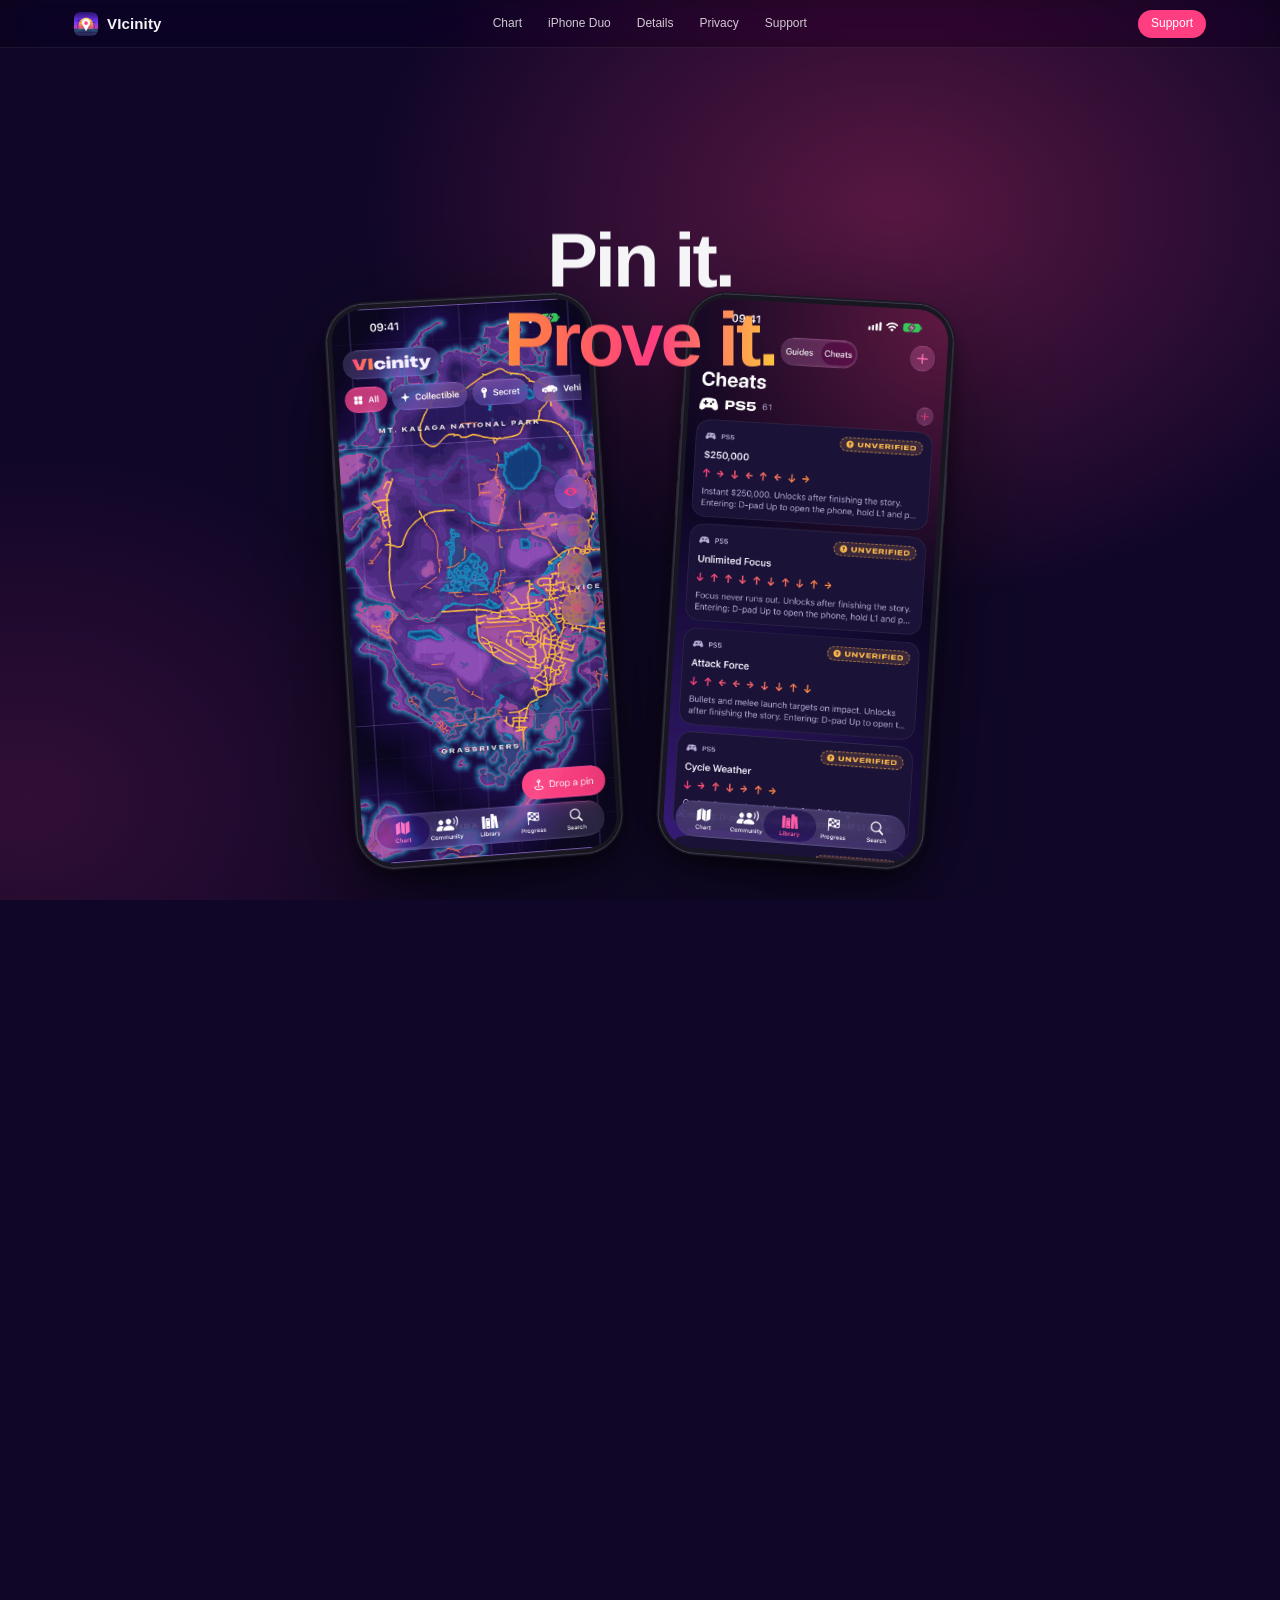
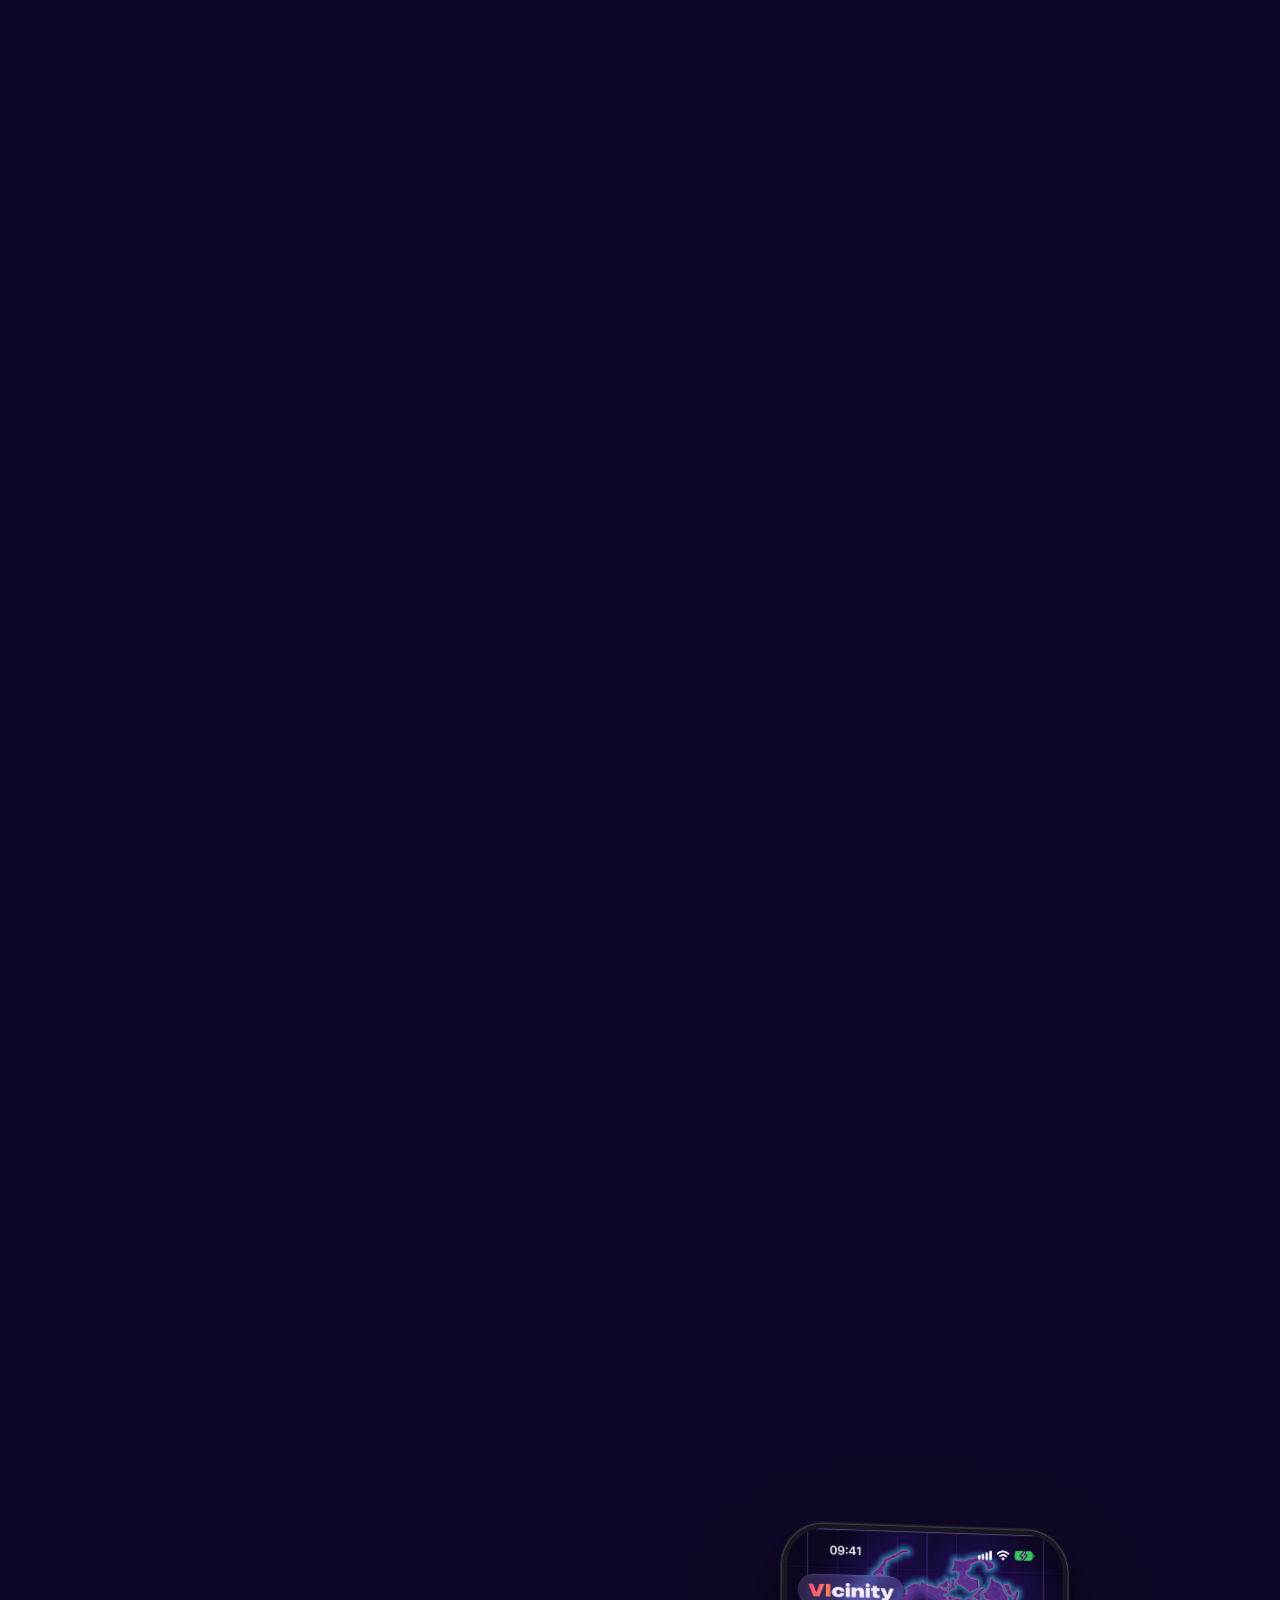
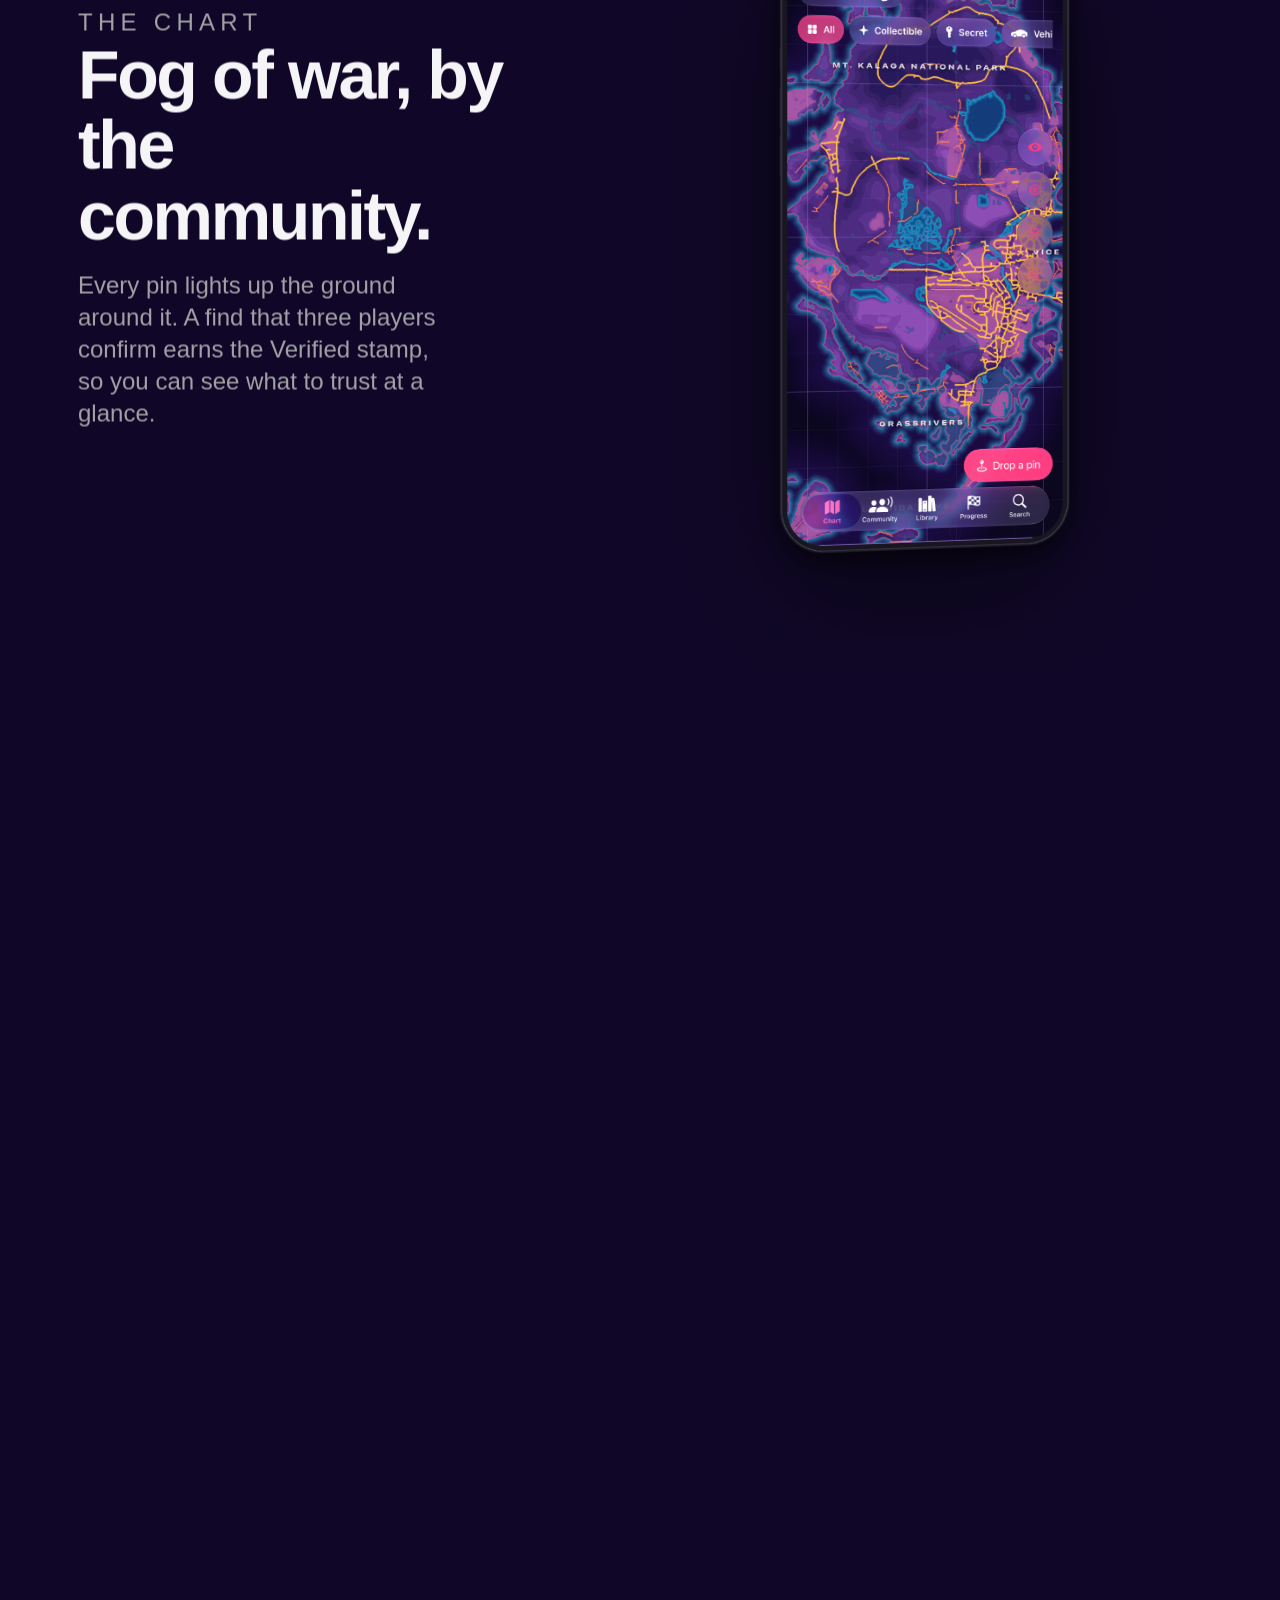
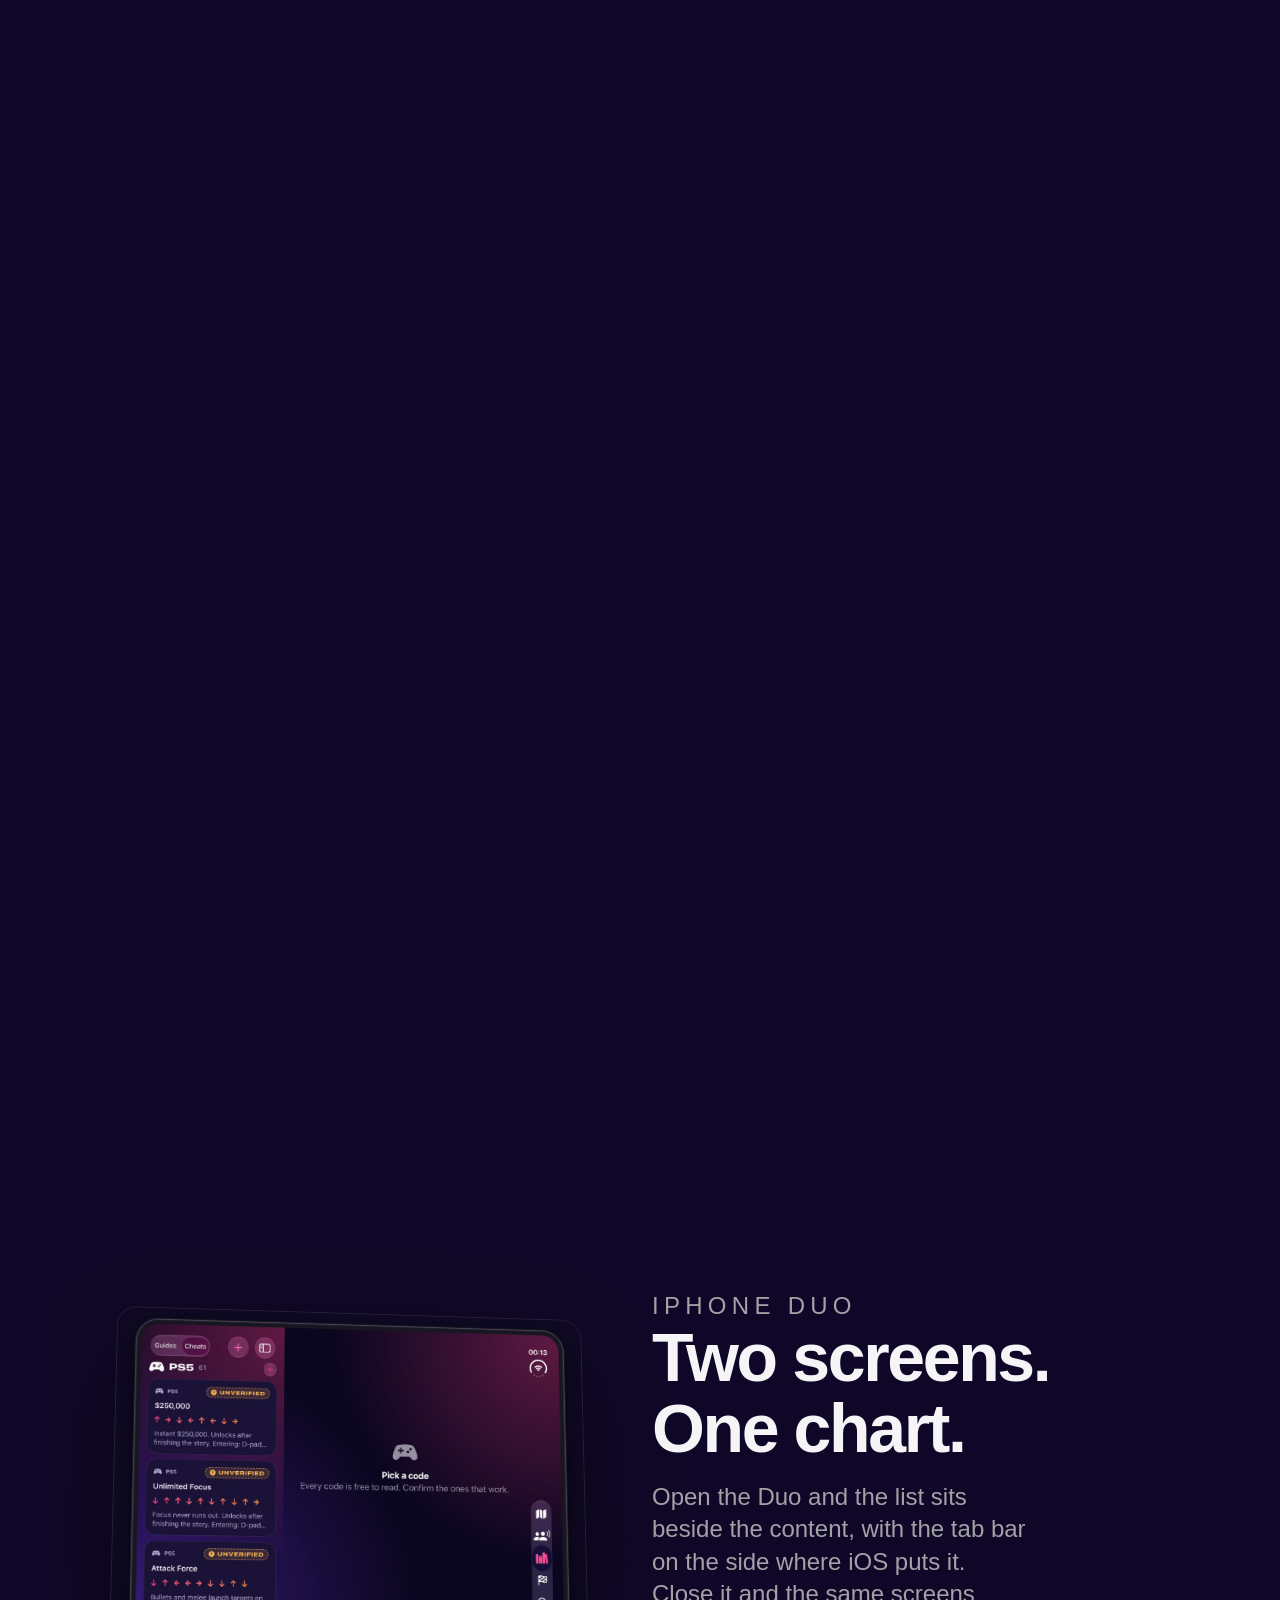
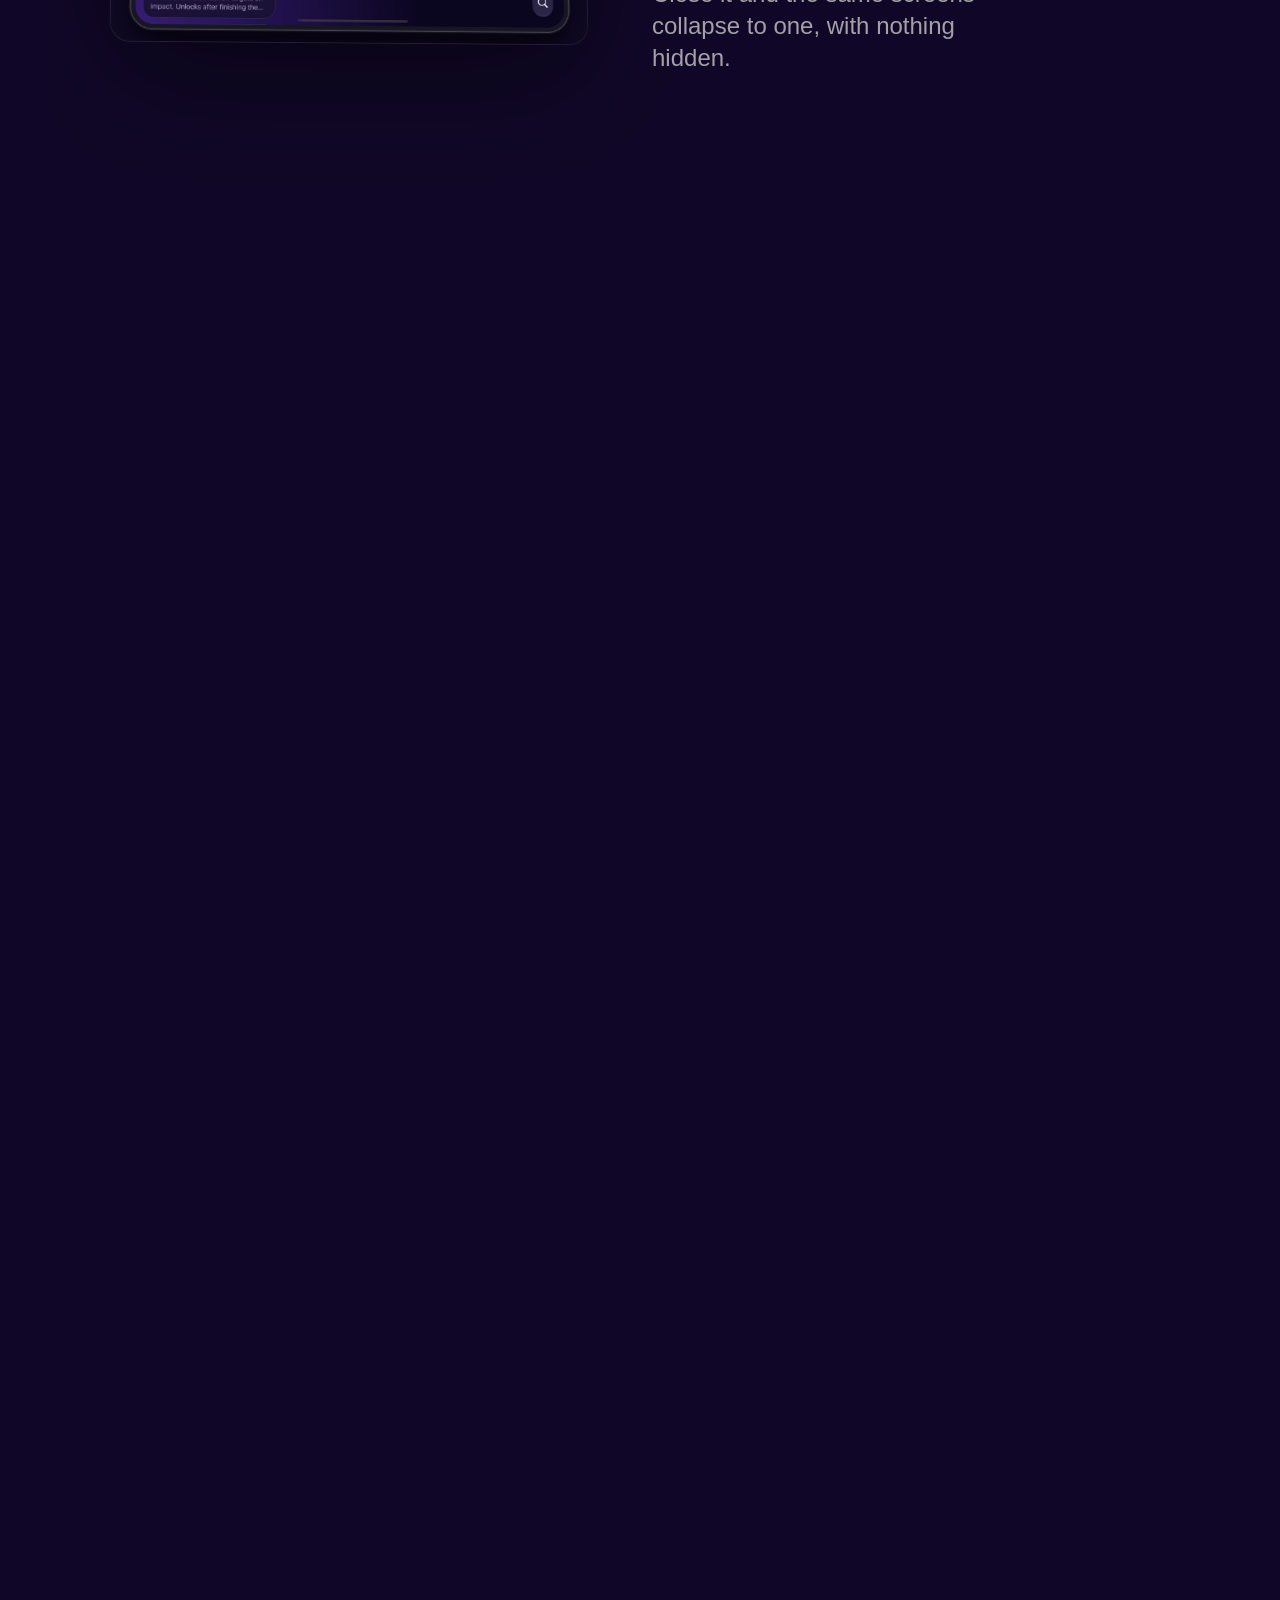
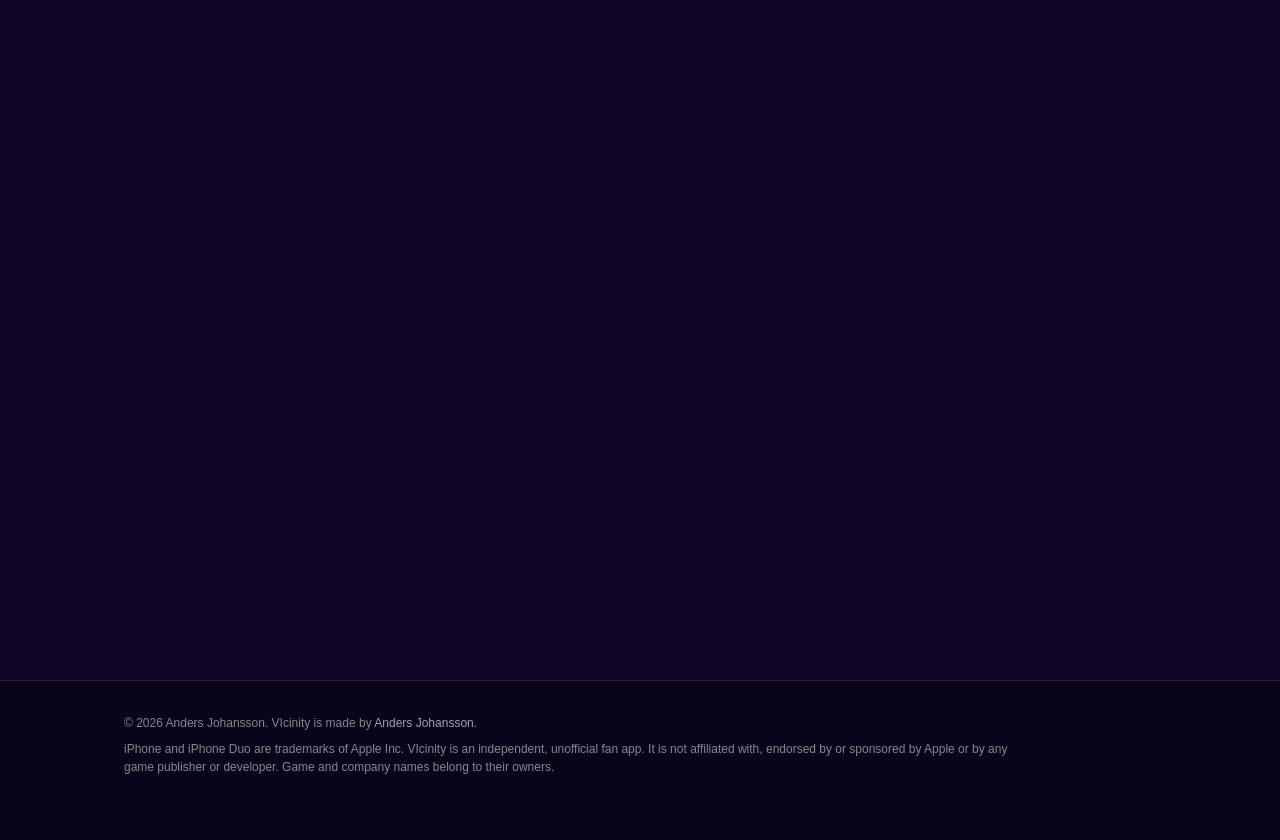
<file: index.html>
<!doctype html>
<html lang="en">
<head>
  <meta charset="utf-8">
  <meta name="viewport" content="width=device-width, initial-scale=1, viewport-fit=cover">
  <title>VIcinity – a community chart for open-world games</title>
  <meta name="description" content="VIcinity is a community chart, cheat list, guide library and progress tracker for open-world games on iPhone and iPhone Duo. The chart starts in fog and players light it up with what they find.">
  <meta name="theme-color" content="#0b0620">
  <link rel="icon" type="image/png" href="assets/favicon.png">
  <link rel="apple-touch-icon" href="assets/apple-touch-icon.png">
  <meta property="og:title" content="VIcinity">
  <meta property="og:description" content="A community chart that starts in fog. Pin what you find, confirm what works, track how far you've got.">
  <meta property="og:type" content="website">
  <meta property="og:url" content="https://idrewn.github.io/vicinity-site/">
  <meta property="og:image" content="https://idrewn.github.io/vicinity-site/assets/og.jpg">
  <link rel="stylesheet" href="motion.css">
  <link rel="stylesheet" href="theme.css">
</head>
<body>
<div class="ambient" aria-hidden="true"></div>
<header class="nav"><div class="wrap">
  <a class="brand" href="./"><img src="assets/icon.png" alt="" width="24" height="24">VIcinity</a>
  <ul><li><a href="#chart">Chart</a></li><li><a href="#duo">iPhone Duo</a></li><li><a href="#details">Details</a></li><li><a href="privacy.html">Privacy</a></li><li><a href="support.html">Support</a></li></ul>
  <a class="buy" href="support.html">Support</a>
</div></header>
<main>
<section class="stage hero" id="top" style="--n:3.3" data-stage data-bg="#0b0620" data-glow="255,61,129">
  <div class="pin">
    <div class="hero-copy" data-beat="-1,-0.5,0.2,0.46" data-travel="-110">
      <p class="eyebrow">Community chart &middot; iPhone &middot; iPhone Duo</p>
      <h1>VIcinity.<br><span class="grad">A map the players draw.</span></h1>
      <p class="lead">The chart starts in fog. Pin what you find, confirm what works, and watch the island light up.</p>
      <div class="cta"><a class="pill fill" href="#chart">See how it works</a><a class="pill line" href="support.html">Support</a></div>
    </div>
    <p class="hero-tag" data-beat="0.42,0.62,2,3" data-travel="50">Pin it.<br><span class="grad">Prove it.</span></p>
    <div class="fan"><div class="device" data-motion="fan" data-i="0" data-n="2"><img src="assets/phone-chart.png" alt="The VIcinity chart" width="1306" height="2360"></div><div class="device" data-motion="fan" data-i="1" data-n="2"><img src="assets/phone-library.png" alt="Cheats by platform" width="1306" height="2360"></div></div>
  </div>
</section>
<section class="stage" id="chart" style="--n:3.15" data-stage data-bg="#12082b" data-glow="255,61,129">
  <i class="mark" aria-hidden="true" data-bg="#12082b" data-glow="255,61,129" style="position:absolute;left:0;top:32.94%;width:1px;height:1px"></i>
<i class="mark" aria-hidden="true" data-bg="#1a0a33" data-glow="255,138,61" style="position:absolute;left:0;top:67.06%;width:1px;height:1px"></i>
  <div class="pin split">
    <div class="copy"><div class="beat" data-beat="-1.000,-0.500,0.450,0.550">
        <p class="eyebrow">The chart</p>
        <h2>Fog of war, by the community.</h2>
        <p>Every pin lights up the ground around it. A find that three players confirm earns the Verified stamp, so you can see what to trust at a glance.</p>
      </div><div class="beat" data-beat="0.450,0.550,2.000,3.000">
        <p class="eyebrow">Progress</p>
        <h2>How far have you got?</h2>
        <p>Tick milestones as you play, log what you collect, and see who finished first. Finish times come from the server&rsquo;s clock, so the board stays fair.</p>
      </div></div>
    <div class="devwrap"><div class="device" data-motion="sway"><img data-beat="-1.000,-0.500,0.440,0.560" src="assets/phone-chart.png" alt="The chart" loading="lazy" width=1306 height=2360><img data-beat="0.440,0.560,2.000,3.000" src="assets/phone-progress.png" alt="Progress and the leaderboard" loading="lazy" width=1306 height=2360></div></div>
  </div>
</section>
<section class="stage" id="duo" style="--n:2.6" data-stage data-bg="#0e0726" data-glow="255,138,61">
  <div class="pin split flip">
    <div class="copy"><div class="beat" data-beat="-1.000,-0.500,2.000,3.000">
        <p class="eyebrow">iPhone Duo</p>
        <h2>Two screens. One chart.</h2>
        <p>Open the Duo and the list sits beside the content, with the tab bar on the side where iOS puts it. Close it and the same screens collapse to one, with nothing hidden.</p>
      </div></div>
    <div class="devwrap"><div class="device wide" data-motion="wide" style="aspect-ratio:1600/1125"><img data-beat="-1.000,-0.500,2.000,3.000" src="assets/duo.jpg" alt="VIcinity on an iPhone Duo" loading="lazy" width=1600 height=1125></div></div>
  </div>
</section>
<section class="block center" id="details" data-bg="#0b0620" data-glow="255,61,129">
  <div class="wrap">
    <p class="eyebrow" data-reveal>Details</p>
    <h2 data-reveal>Built to be trusted.</h2>
    <p class="lead" data-reveal>Anyone can add a pin or a cheat. Everyone can check it.</p>
    <div class="bento"><div class="tile w4 hot" data-reveal><span class="k">Verified</span><h3>Unverified until it&rsquo;s proven.</h3><p>New pins and cheats start as Unverified. Players confirm or dispute them, and three confirmations earn the Verified stamp. Reports are reviewed, and content that doesn&rsquo;t belong is removed.</p></div>
<div class="tile " data-reveal><span class="k">Cheats</span><h3>By platform.</h3><p>PS5, Xbox and PC each get their own list, with the unlock condition for every code.</p></div>
<div class="tile " data-reveal><span class="k">Community</span><h3>Tip each other off.</h3><p>Share rare finds and say thanks to the players who helped you. Thanks build a tipster rank.</p></div>
<div class="tile " data-reveal><span class="k">Sign in</span><h3>No password to remember.</h3><p>Start as a guest at once. Add Sign in with Apple or a passkey when you want your progress on every device.</p></div>
<div class="tile w3" data-reveal><span class="k">Pro</span><h3>Free to use. Pro to go deeper.</h3><p>The chart, every cheat and the leaderboards are free. VIcinity Pro adds every guide in full, the collection tracker and a route planner, as a monthly or yearly subscription.</p></div>
<div class="tile w3" data-reveal><span class="k">Private</span><h3>No ads. No tracking.</h3><p>No ads, no analytics and no name or e-mail address needed. <a href="privacy.html">Read the privacy policy</a>.</p></div></div>
  </div>
</section>
<section class="cta-block" id="get" data-bg="#0b0620" data-glow="255,61,129">
  <div class="wrap">
    <img class="icon" src="assets/icon.png" alt="VIcinity app icon" width="132" height="132" data-reveal>
    <h2 data-reveal>Get VIcinity.</h2>
    <p class="lead" data-reveal>In TestFlight beta soon. For iPhone with iOS 26 or later, with a layout made for iPhone Duo.</p>
    <div class="cta" data-reveal><a class="pill fill" href="support.html">Support</a><a class="pill line" href="privacy.html">Privacy</a></div>
  </div>
</section>
</main>
<footer><div class="wrap"><p>&copy; 2026 Anders Johansson. VIcinity is made by <a href="https://github.com/iDrewn">Anders Johansson</a>.</p>
    <p>iPhone and iPhone Duo are trademarks of Apple Inc. VIcinity is an independent, unofficial fan app. It is not affiliated with, endorsed by or sponsored by Apple or by any game publisher or developer. Game and company names belong to their owners.</p></div></footer>
<script src="motion.js" defer></script>
</body>
</html>
</file>
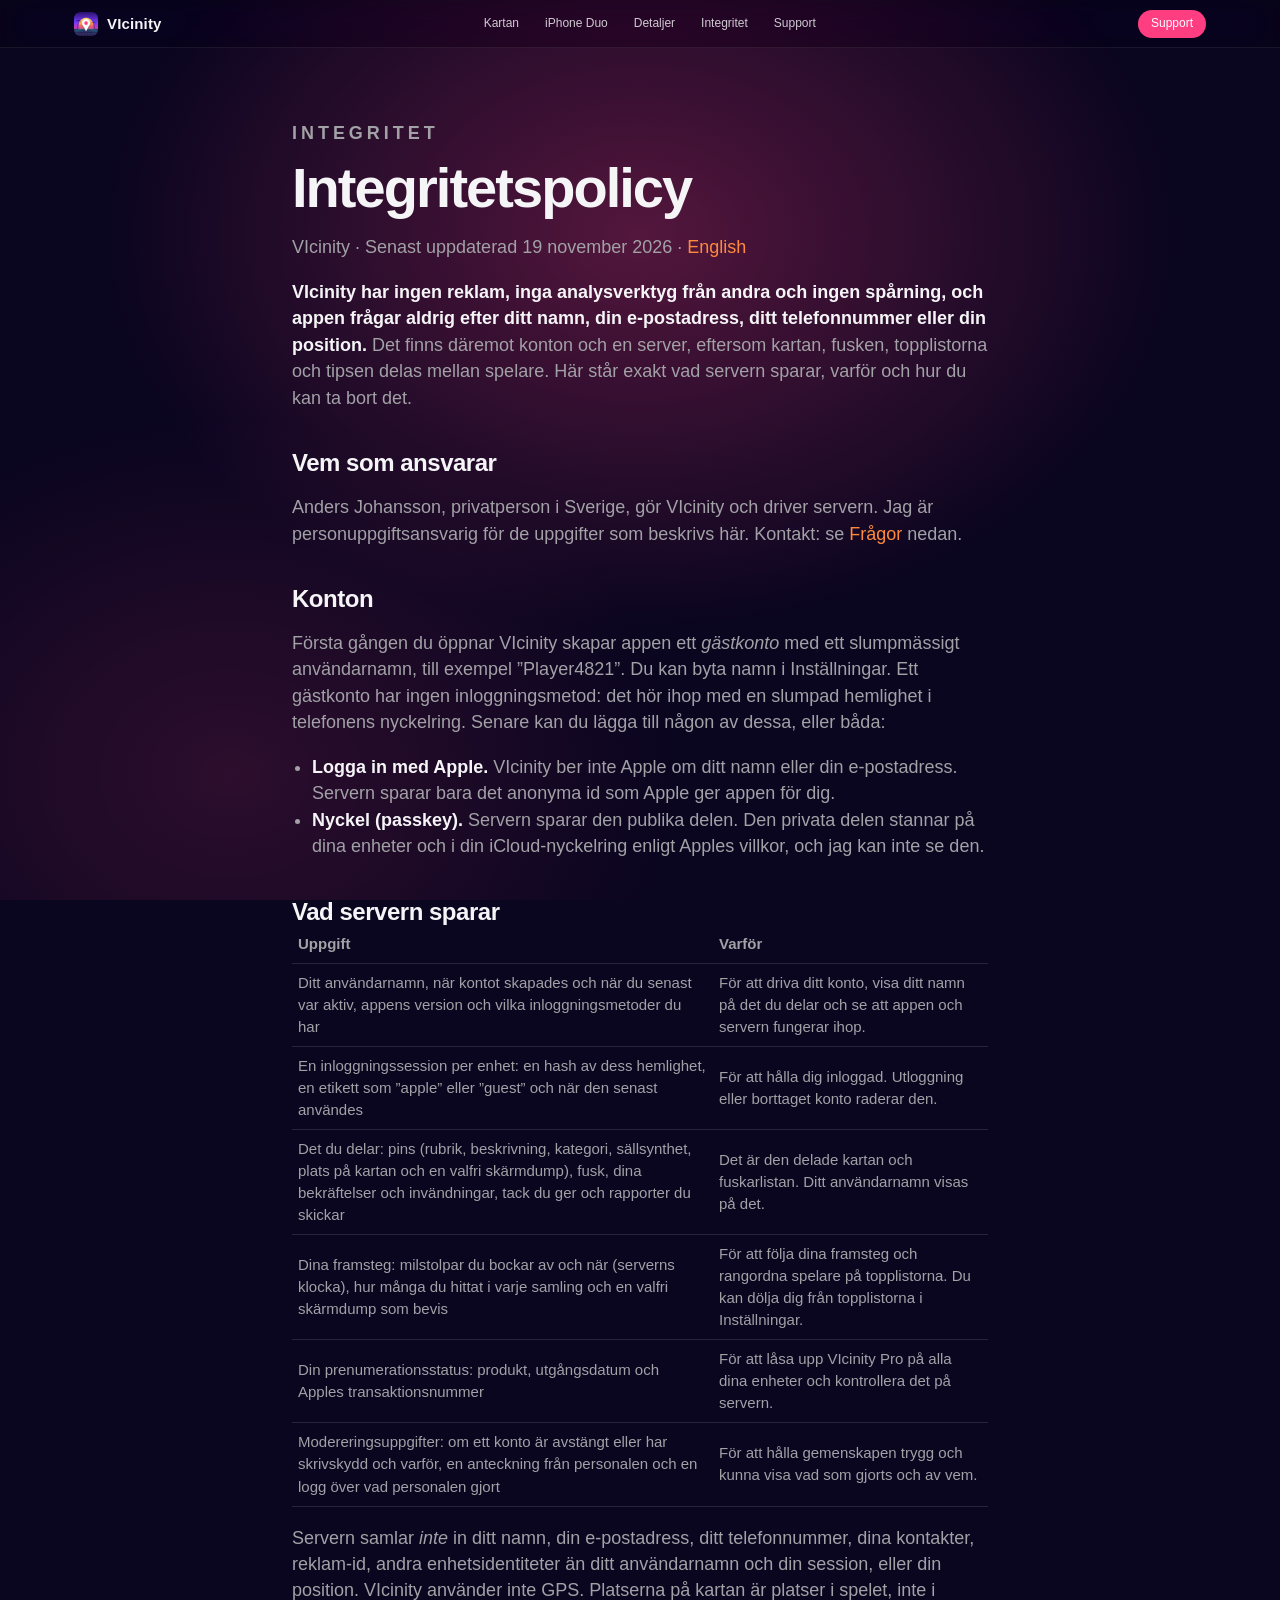
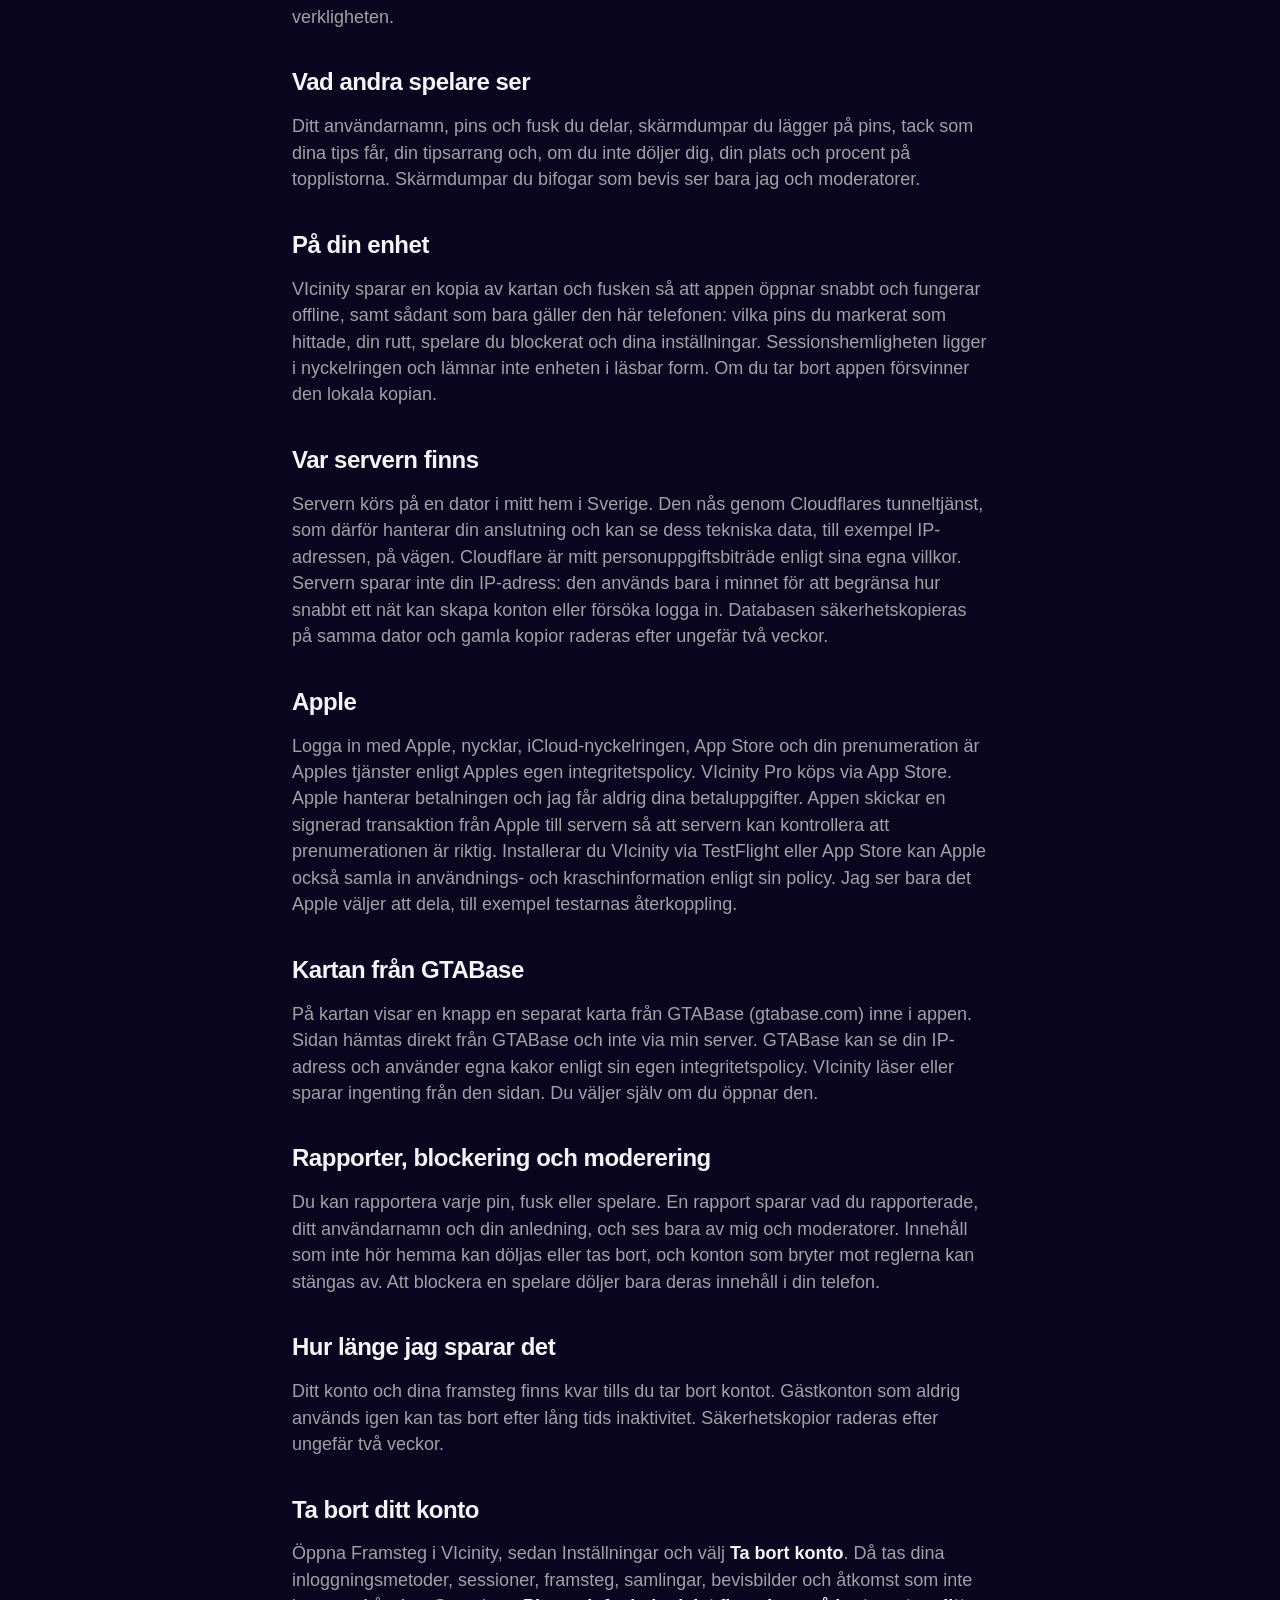
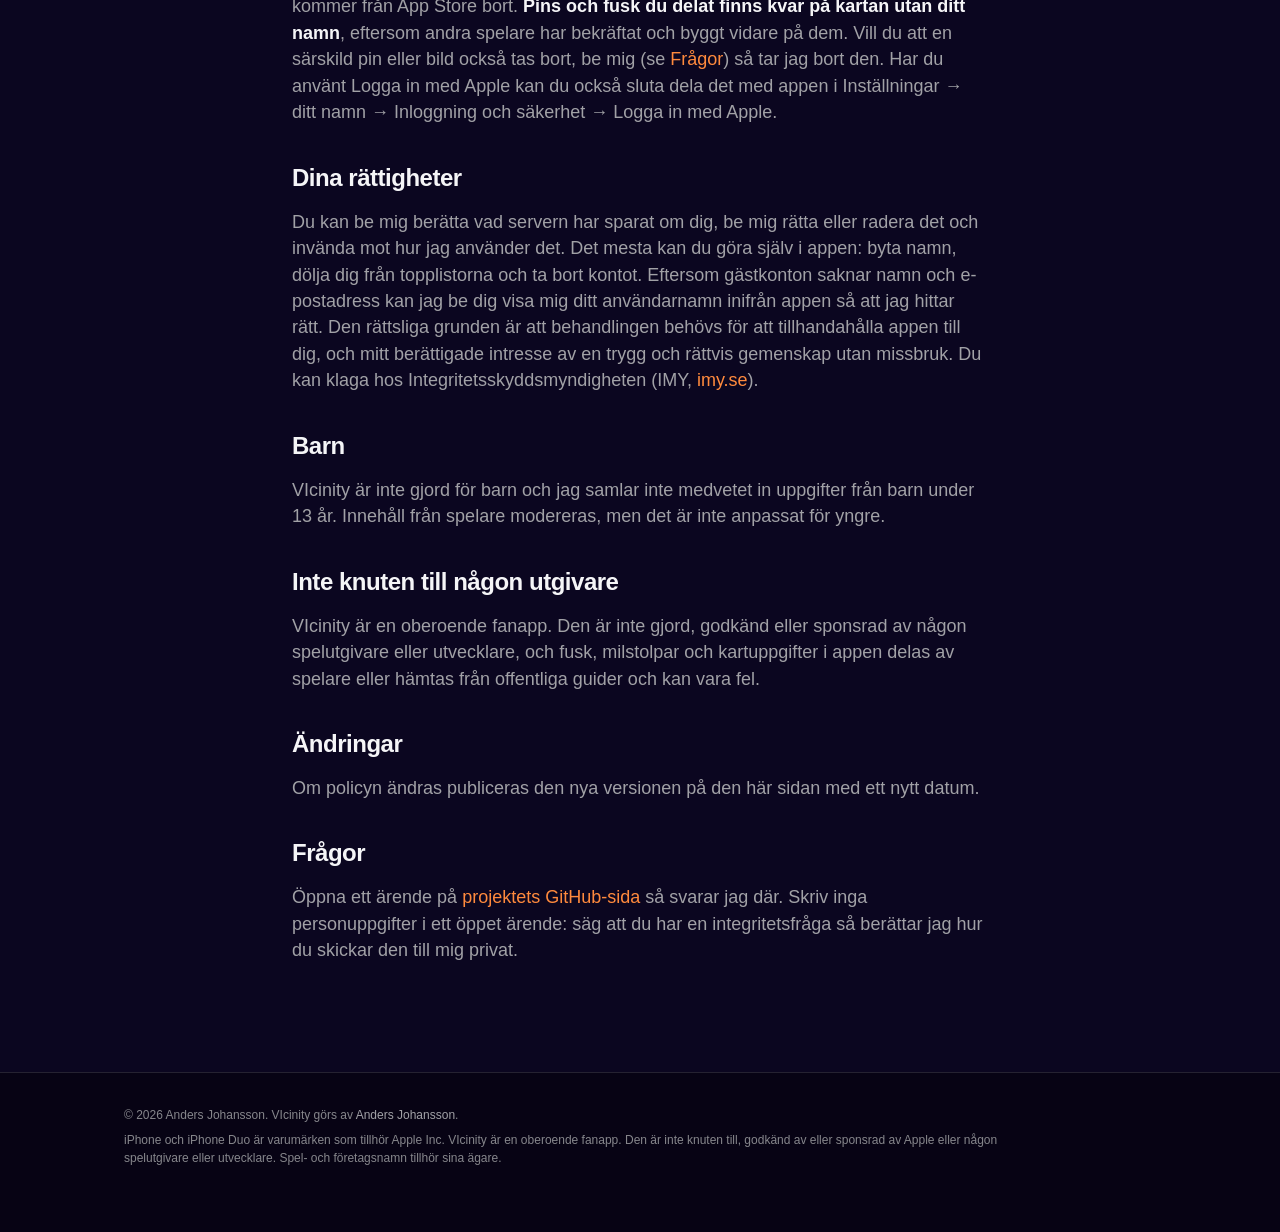
<file: integritet.html>
<!doctype html>
<html lang="sv">
<head>
  <meta charset="utf-8">
  <meta name="viewport" content="width=device-width, initial-scale=1, viewport-fit=cover">
  <title>Integritetspolicy – VIcinity</title>
  <meta name="description" content="Så hanterar VIcinity dina uppgifter.">
  <meta name="theme-color" content="#0b0620">
  <link rel="icon" type="image/png" href="assets/favicon.png">
  <link rel="apple-touch-icon" href="assets/apple-touch-icon.png">
  <link rel="stylesheet" href="motion.css">
  <link rel="stylesheet" href="theme.css">
</head>
<body>
<div class="ambient" aria-hidden="true"></div>
<header class="nav"><div class="wrap">
  <a class="brand" href="./"><img src="assets/icon.png" alt="" width="24" height="24">VIcinity</a>
  <ul><li><a href="./#chart">Kartan</a></li><li><a href="./#duo">iPhone Duo</a></li><li><a href="./#details">Detaljer</a></li><li><a href="./integritet.html">Integritet</a></li><li><a href="./support.html">Support</a></li></ul>
  <a class="buy" href="./support.html">Support</a>
</div></header>
<main class="doc">
  <article class="prose">
    <p class="eyebrow">Integritet</p>
    <h1>Integritetspolicy</h1>
    <p class="meta">VIcinity &middot; Senast uppdaterad 19 november 2026 &middot; <a href="privacy.html">English</a></p>

    <p><strong>VIcinity har ingen reklam, inga analysverktyg från andra och ingen spårning, och appen frågar aldrig efter ditt namn, din e-postadress, ditt telefonnummer eller din position.</strong> Det finns däremot konton och en server, eftersom kartan, fusken, topplistorna och tipsen delas mellan spelare. Här står exakt vad servern sparar, varför och hur du kan ta bort det.</p>

    <h2>Vem som ansvarar</h2>
    <p>Anders Johansson, privatperson i Sverige, gör VIcinity och driver servern. Jag är personuppgiftsansvarig för de uppgifter som beskrivs här. Kontakt: se <a href="#fragor">Frågor</a> nedan.</p>

    <h2>Konton</h2>
    <p>Första gången du öppnar VIcinity skapar appen ett <em>gästkonto</em> med ett slumpmässigt användarnamn, till exempel &rdquo;Player4821&rdquo;. Du kan byta namn i Inställningar. Ett gästkonto har ingen inloggningsmetod: det hör ihop med en slumpad hemlighet i telefonens nyckelring. Senare kan du lägga till någon av dessa, eller båda:</p>
    <ul>
      <li><strong>Logga in med Apple.</strong> VIcinity ber inte Apple om ditt namn eller din e-postadress. Servern sparar bara det anonyma id som Apple ger appen för dig.</li>
      <li><strong>Nyckel (passkey).</strong> Servern sparar den publika delen. Den privata delen stannar på dina enheter och i din iCloud-nyckelring enligt Apples villkor, och jag kan inte se den.</li>
    </ul>

    <h2>Vad servern sparar</h2>
    <table>
      <thead><tr><th>Uppgift</th><th>Varför</th></tr></thead>
      <tbody>
        <tr><td>Ditt användarnamn, när kontot skapades och när du senast var aktiv, appens version och vilka inloggningsmetoder du har</td><td>För att driva ditt konto, visa ditt namn på det du delar och se att appen och servern fungerar ihop.</td></tr>
        <tr><td>En inloggningssession per enhet: en hash av dess hemlighet, en etikett som &rdquo;apple&rdquo; eller &rdquo;guest&rdquo; och när den senast användes</td><td>För att hålla dig inloggad. Utloggning eller borttaget konto raderar den.</td></tr>
        <tr><td>Det du delar: pins (rubrik, beskrivning, kategori, sällsynthet, plats på kartan och en valfri skärmdump), fusk, dina bekräftelser och invändningar, tack du ger och rapporter du skickar</td><td>Det är den delade kartan och fuskarlistan. Ditt användarnamn visas på det.</td></tr>
        <tr><td>Dina framsteg: milstolpar du bockar av och när (serverns klocka), hur många du hittat i varje samling och en valfri skärmdump som bevis</td><td>För att följa dina framsteg och rangordna spelare på topplistorna. Du kan dölja dig från topplistorna i Inställningar.</td></tr>
        <tr><td>Din prenumerationsstatus: produkt, utgångsdatum och Apples transaktionsnummer</td><td>För att låsa upp VIcinity Pro på alla dina enheter och kontrollera det på servern.</td></tr>
        <tr><td>Modereringsuppgifter: om ett konto är avstängt eller har skrivskydd och varför, en anteckning från personalen och en logg över vad personalen gjort</td><td>För att hålla gemenskapen trygg och kunna visa vad som gjorts och av vem.</td></tr>
      </tbody>
    </table>
    <p>Servern samlar <em>inte</em> in ditt namn, din e-postadress, ditt telefonnummer, dina kontakter, reklam-id, andra enhetsidentiteter än ditt användarnamn och din session, eller din position. VIcinity använder inte GPS. Platserna på kartan är platser i spelet, inte i verkligheten.</p>

    <h2>Vad andra spelare ser</h2>
    <p>Ditt användarnamn, pins och fusk du delar, skärmdumpar du lägger på pins, tack som dina tips får, din tipsarrang och, om du inte döljer dig, din plats och procent på topplistorna. Skärmdumpar du bifogar som bevis ser bara jag och moderatorer.</p>

    <h2>På din enhet</h2>
    <p>VIcinity sparar en kopia av kartan och fusken så att appen öppnar snabbt och fungerar offline, samt sådant som bara gäller den här telefonen: vilka pins du markerat som hittade, din rutt, spelare du blockerat och dina inställningar. Sessionshemligheten ligger i nyckelringen och lämnar inte enheten i läsbar form. Om du tar bort appen försvinner den lokala kopian.</p>

    <h2>Var servern finns</h2>
    <p>Servern körs på en dator i mitt hem i Sverige. Den nås genom Cloudflares tunneltjänst, som därför hanterar din anslutning och kan se dess tekniska data, till exempel IP-adressen, på vägen. Cloudflare är mitt personuppgiftsbiträde enligt sina egna villkor. Servern sparar inte din IP-adress: den används bara i minnet för att begränsa hur snabbt ett nät kan skapa konton eller försöka logga in. Databasen säkerhetskopieras på samma dator och gamla kopior raderas efter ungefär två veckor.</p>

    <h2>Apple</h2>
    <p>Logga in med Apple, nycklar, iCloud-nyckelringen, App Store och din prenumeration är Apples tjänster enligt Apples egen integritetspolicy. VIcinity Pro köps via App Store. Apple hanterar betalningen och jag får aldrig dina betaluppgifter. Appen skickar en signerad transaktion från Apple till servern så att servern kan kontrollera att prenumerationen är riktig. Installerar du VIcinity via TestFlight eller App Store kan Apple också samla in användnings- och kraschinformation enligt sin policy. Jag ser bara det Apple väljer att dela, till exempel testarnas återkoppling.</p>

    <h2>Kartan från GTABase</h2>
    <p>På kartan visar en knapp en separat karta från GTABase (gtabase.com) inne i appen. Sidan hämtas direkt från GTABase och inte via min server. GTABase kan se din IP-adress och använder egna kakor enligt sin egen integritetspolicy. VIcinity läser eller sparar ingenting från den sidan. Du väljer själv om du öppnar den.</p>

    <h2>Rapporter, blockering och moderering</h2>
    <p>Du kan rapportera varje pin, fusk eller spelare. En rapport sparar vad du rapporterade, ditt användarnamn och din anledning, och ses bara av mig och moderatorer. Innehåll som inte hör hemma kan döljas eller tas bort, och konton som bryter mot reglerna kan stängas av. Att blockera en spelare döljer bara deras innehåll i din telefon.</p>

    <h2>Hur länge jag sparar det</h2>
    <p>Ditt konto och dina framsteg finns kvar tills du tar bort kontot. Gästkonton som aldrig används igen kan tas bort efter lång tids inaktivitet. Säkerhetskopior raderas efter ungefär två veckor.</p>

    <h2>Ta bort ditt konto</h2>
    <p>Öppna Framsteg i VIcinity, sedan Inställningar och välj <strong>Ta bort konto</strong>. Då tas dina inloggningsmetoder, sessioner, framsteg, samlingar, bevisbilder och åtkomst som inte kommer från App Store bort. <strong>Pins och fusk du delat finns kvar på kartan utan ditt namn</strong>, eftersom andra spelare har bekräftat och byggt vidare på dem. Vill du att en särskild pin eller bild också tas bort, be mig (se <a href="#fragor">Frågor</a>) så tar jag bort den. Har du använt Logga in med Apple kan du också sluta dela det med appen i Inställningar &rarr; ditt namn &rarr; Inloggning och säkerhet &rarr; Logga in med Apple.</p>

    <h2>Dina rättigheter</h2>
    <p>Du kan be mig berätta vad servern har sparat om dig, be mig rätta eller radera det och invända mot hur jag använder det. Det mesta kan du göra själv i appen: byta namn, dölja dig från topplistorna och ta bort kontot. Eftersom gästkonton saknar namn och e-postadress kan jag be dig visa mig ditt användarnamn inifrån appen så att jag hittar rätt. Den rättsliga grunden är att behandlingen behövs för att tillhandahålla appen till dig, och mitt berättigade intresse av en trygg och rättvis gemenskap utan missbruk. Du kan klaga hos Integritetsskyddsmyndigheten (IMY, <a href="https://www.imy.se">imy.se</a>).</p>

    <h2>Barn</h2>
    <p>VIcinity är inte gjord för barn och jag samlar inte medvetet in uppgifter från barn under 13 år. Innehåll från spelare modereras, men det är inte anpassat för yngre.</p>

    <h2>Inte knuten till någon utgivare</h2>
    <p>VIcinity är en oberoende fanapp. Den är inte gjord, godkänd eller sponsrad av någon spelutgivare eller utvecklare, och fusk, milstolpar och kartuppgifter i appen delas av spelare eller hämtas från offentliga guider och kan vara fel.</p>

    <h2>Ändringar</h2>
    <p>Om policyn ändras publiceras den nya versionen på den här sidan med ett nytt datum.</p>

    <h2 id="fragor">Frågor</h2>
    <p>Öppna ett ärende på <a href="https://github.com/iDrewn/vicinity-site/issues">projektets GitHub-sida</a> så svarar jag där. Skriv inga personuppgifter i ett öppet ärende: säg att du har en integritetsfråga så berättar jag hur du skickar den till mig privat.</p>
  </article>
</main>
<footer><div class="wrap"><p>&copy; 2026 Anders Johansson. VIcinity görs av <a href="https://github.com/iDrewn">Anders Johansson</a>.</p>
    <p>iPhone och iPhone Duo är varumärken som tillhör Apple Inc. VIcinity är en oberoende fanapp. Den är inte knuten till, godkänd av eller sponsrad av Apple eller någon spelutgivare eller utvecklare. Spel- och företagsnamn tillhör sina ägare.</p></div></footer>
</body>
</html>
</file>
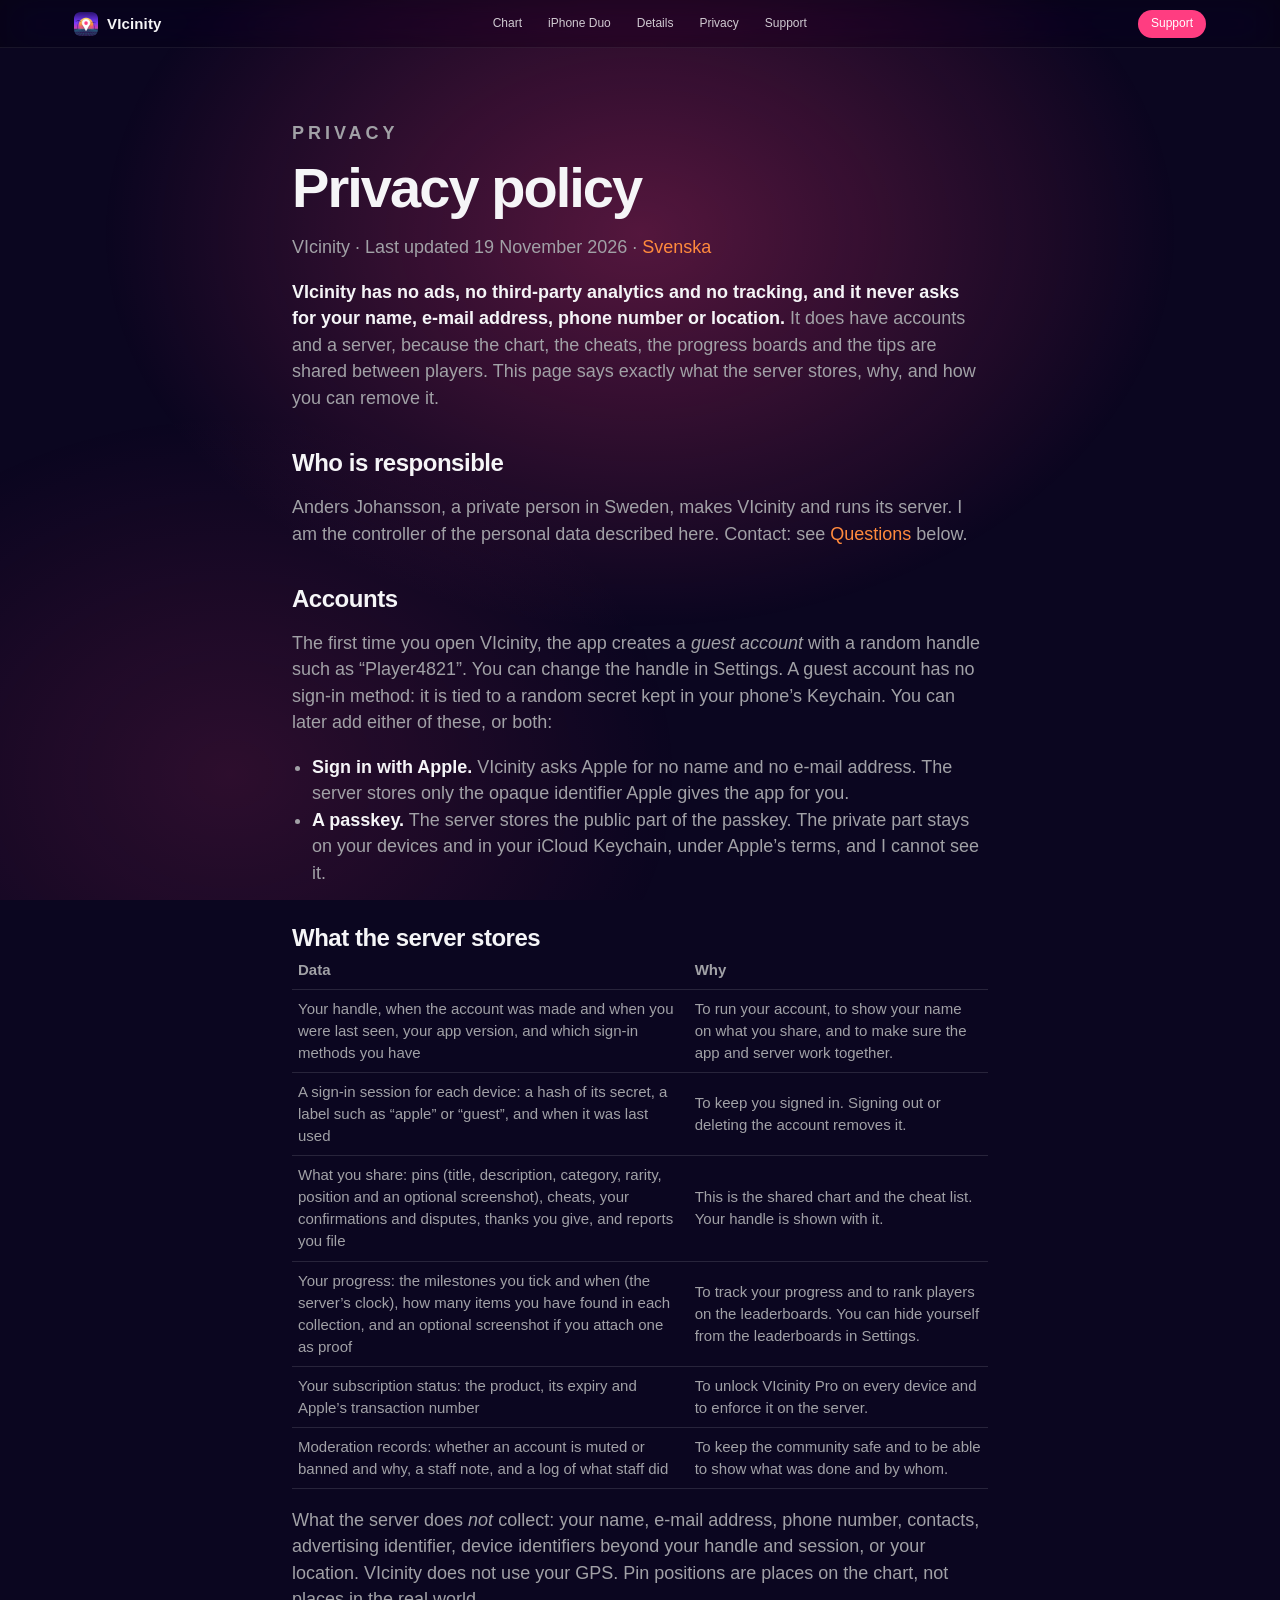
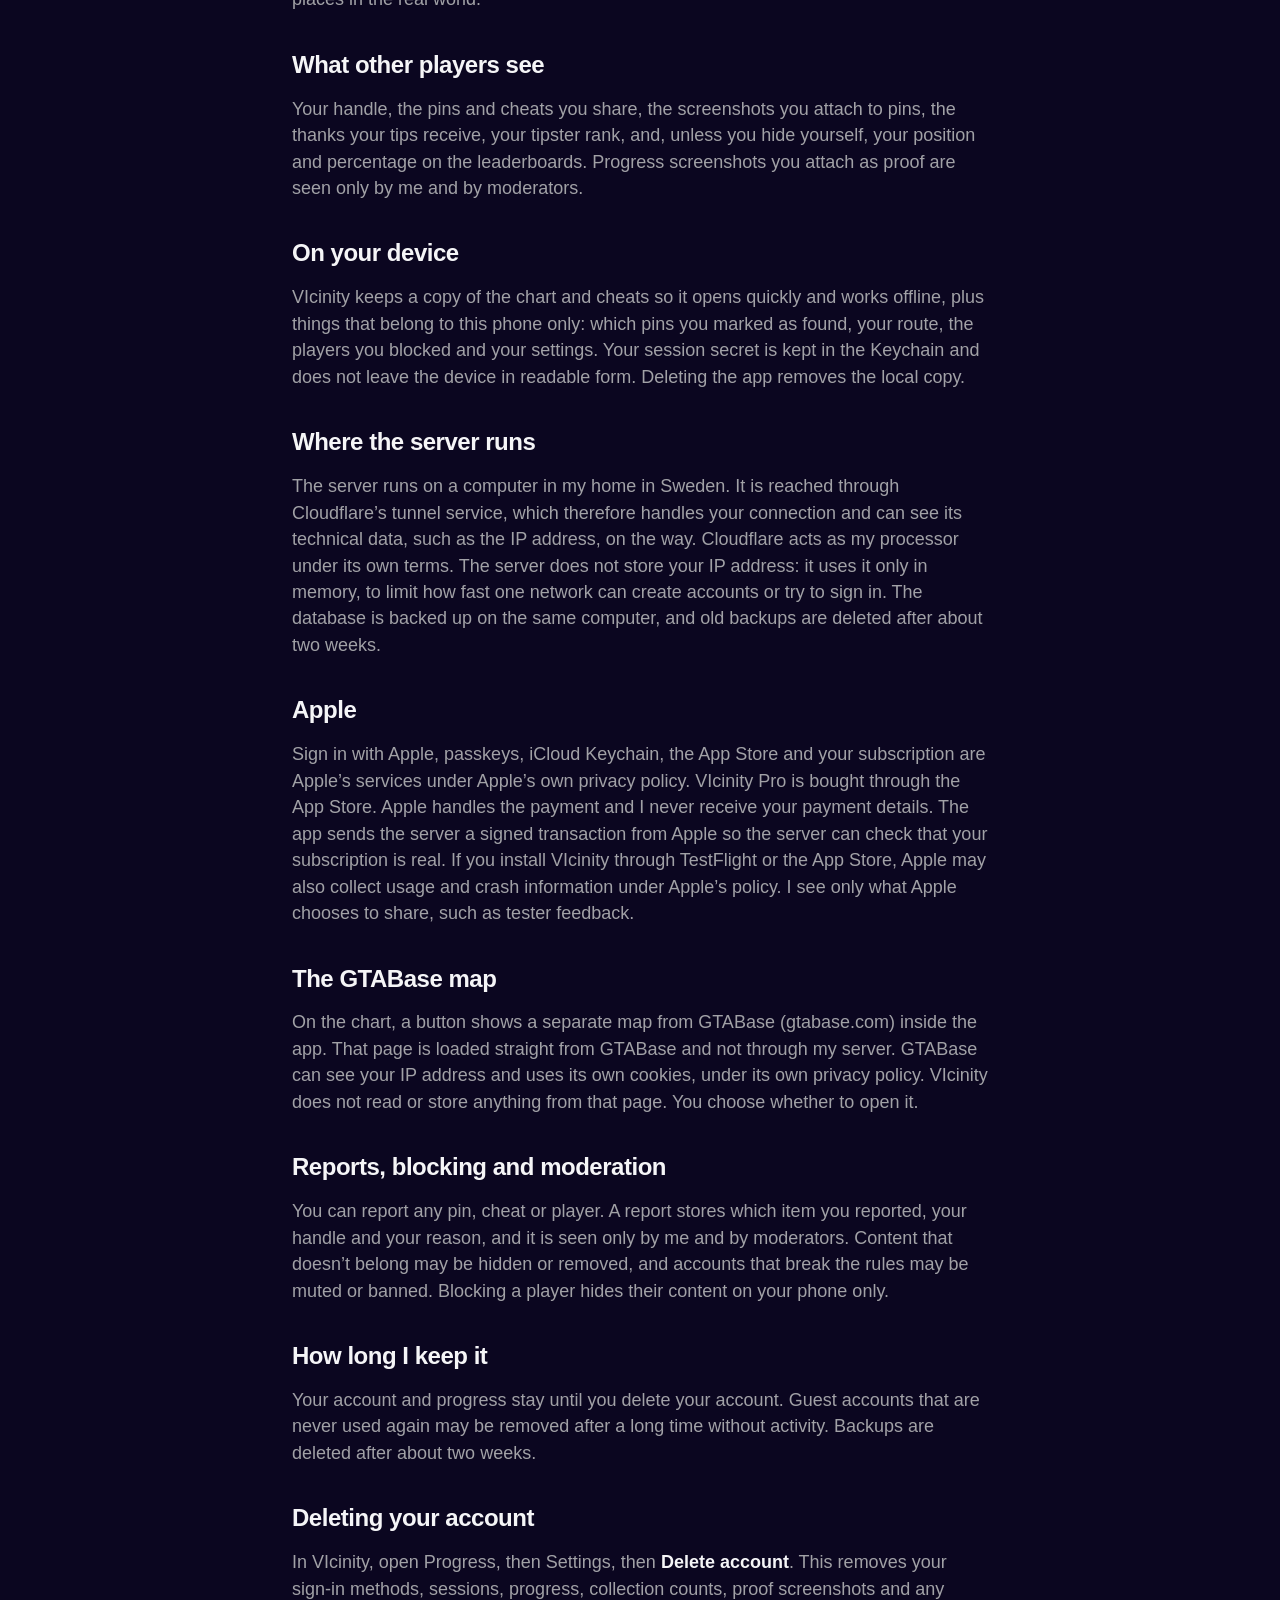
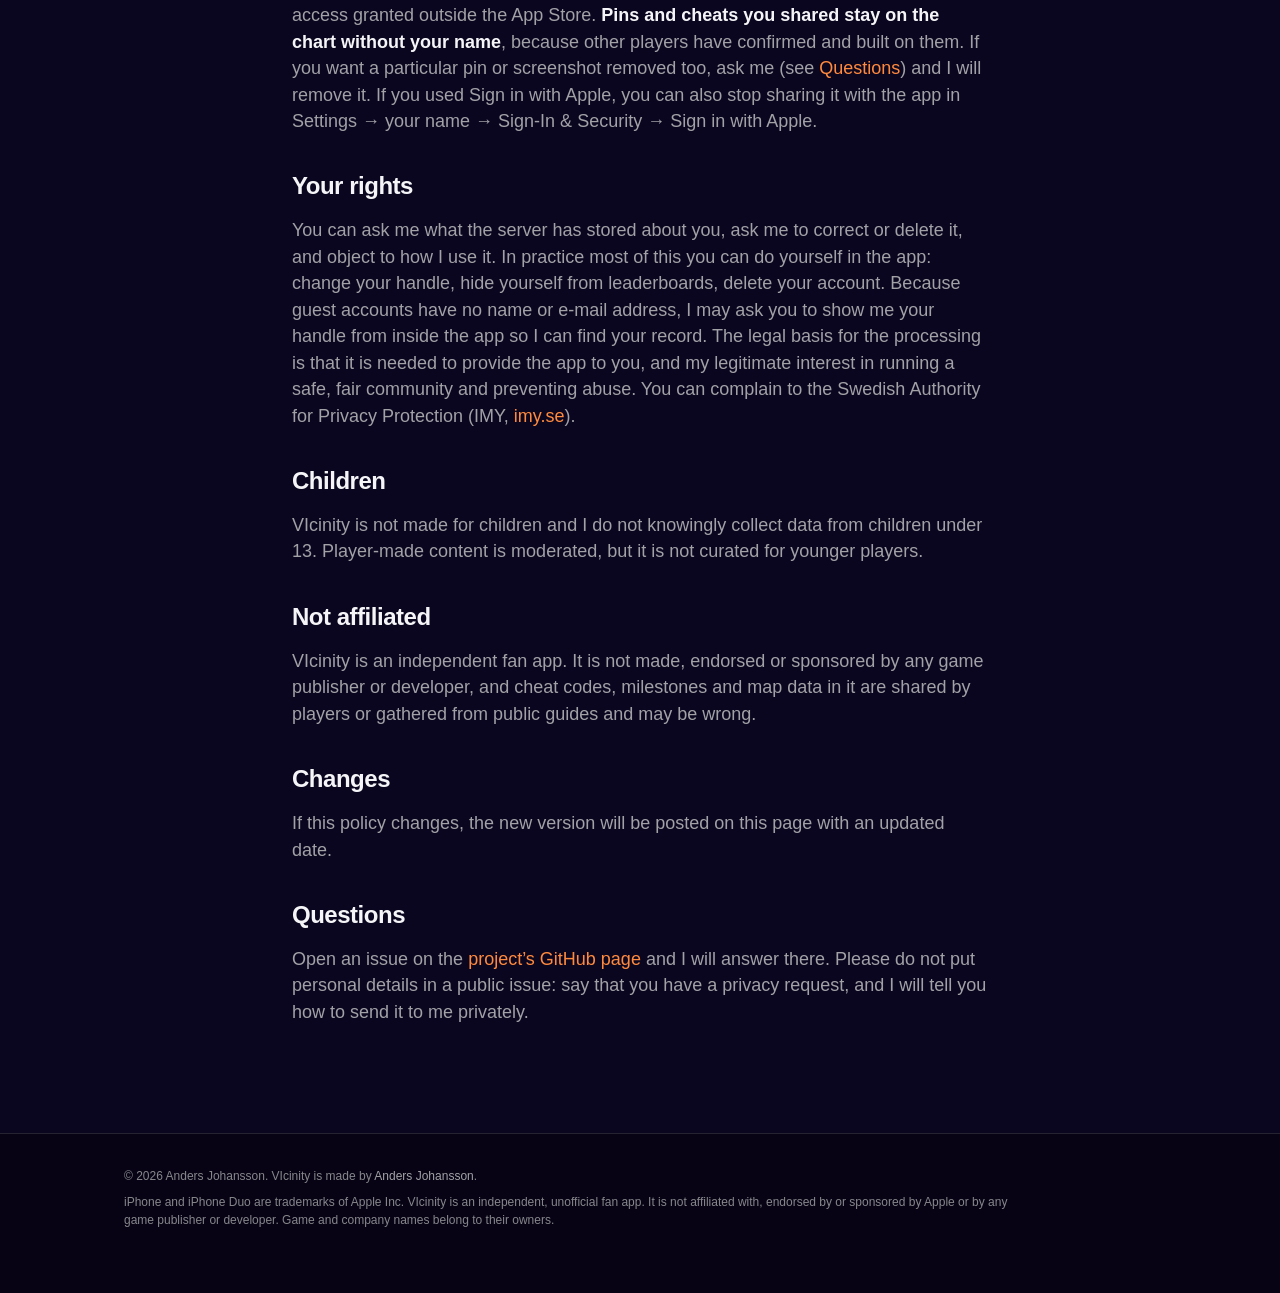
<file: privacy.html>
<!doctype html>
<html lang="en">
<head>
  <meta charset="utf-8">
  <meta name="viewport" content="width=device-width, initial-scale=1, viewport-fit=cover">
  <title>Privacy policy – VIcinity</title>
  <meta name="description" content="How VIcinity handles your data.">
  <meta name="theme-color" content="#0b0620">
  <link rel="icon" type="image/png" href="assets/favicon.png">
  <link rel="apple-touch-icon" href="assets/apple-touch-icon.png">
  <link rel="stylesheet" href="motion.css">
  <link rel="stylesheet" href="theme.css">
</head>
<body>
<div class="ambient" aria-hidden="true"></div>
<header class="nav"><div class="wrap">
  <a class="brand" href="./"><img src="assets/icon.png" alt="" width="24" height="24">VIcinity</a>
  <ul><li><a href="./#chart">Chart</a></li><li><a href="./#duo">iPhone Duo</a></li><li><a href="./#details">Details</a></li><li><a href="./privacy.html">Privacy</a></li><li><a href="./support.html">Support</a></li></ul>
  <a class="buy" href="./support.html">Support</a>
</div></header>
<main class="doc">
  <article class="prose">
    <p class="eyebrow">Privacy</p>
    <h1>Privacy policy</h1>
    <p class="meta">VIcinity &middot; Last updated 19 November 2026 &middot; <a href="integritet.html">Svenska</a></p>

    <p><strong>VIcinity has no ads, no third-party analytics and no tracking, and it never asks for your name, e-mail address, phone number or location.</strong> It does have accounts and a server, because the chart, the cheats, the progress boards and the tips are shared between players. This page says exactly what the server stores, why, and how you can remove it.</p>

    <h2>Who is responsible</h2>
    <p>Anders Johansson, a private person in Sweden, makes VIcinity and runs its server. I am the controller of the personal data described here. Contact: see <a href="#questions">Questions</a> below.</p>

    <h2>Accounts</h2>
    <p>The first time you open VIcinity, the app creates a <em>guest account</em> with a random handle such as &ldquo;Player4821&rdquo;. You can change the handle in Settings. A guest account has no sign-in method: it is tied to a random secret kept in your phone&rsquo;s Keychain. You can later add either of these, or both:</p>
    <ul>
      <li><strong>Sign in with Apple.</strong> VIcinity asks Apple for no name and no e-mail address. The server stores only the opaque identifier Apple gives the app for you.</li>
      <li><strong>A passkey.</strong> The server stores the public part of the passkey. The private part stays on your devices and in your iCloud Keychain, under Apple&rsquo;s terms, and I cannot see it.</li>
    </ul>

    <h2>What the server stores</h2>
    <table>
      <thead><tr><th>Data</th><th>Why</th></tr></thead>
      <tbody>
        <tr><td>Your handle, when the account was made and when you were last seen, your app version, and which sign-in methods you have</td><td>To run your account, to show your name on what you share, and to make sure the app and server work together.</td></tr>
        <tr><td>A sign-in session for each device: a hash of its secret, a label such as &ldquo;apple&rdquo; or &ldquo;guest&rdquo;, and when it was last used</td><td>To keep you signed in. Signing out or deleting the account removes it.</td></tr>
        <tr><td>What you share: pins (title, description, category, rarity, position and an optional screenshot), cheats, your confirmations and disputes, thanks you give, and reports you file</td><td>This is the shared chart and the cheat list. Your handle is shown with it.</td></tr>
        <tr><td>Your progress: the milestones you tick and when (the server&rsquo;s clock), how many items you have found in each collection, and an optional screenshot if you attach one as proof</td><td>To track your progress and to rank players on the leaderboards. You can hide yourself from the leaderboards in Settings.</td></tr>
        <tr><td>Your subscription status: the product, its expiry and Apple&rsquo;s transaction number</td><td>To unlock VIcinity Pro on every device and to enforce it on the server.</td></tr>
        <tr><td>Moderation records: whether an account is muted or banned and why, a staff note, and a log of what staff did</td><td>To keep the community safe and to be able to show what was done and by whom.</td></tr>
      </tbody>
    </table>
    <p>What the server does <em>not</em> collect: your name, e-mail address, phone number, contacts, advertising identifier, device identifiers beyond your handle and session, or your location. VIcinity does not use your GPS. Pin positions are places on the chart, not places in the real world.</p>

    <h2>What other players see</h2>
    <p>Your handle, the pins and cheats you share, the screenshots you attach to pins, the thanks your tips receive, your tipster rank, and, unless you hide yourself, your position and percentage on the leaderboards. Progress screenshots you attach as proof are seen only by me and by moderators.</p>

    <h2>On your device</h2>
    <p>VIcinity keeps a copy of the chart and cheats so it opens quickly and works offline, plus things that belong to this phone only: which pins you marked as found, your route, the players you blocked and your settings. Your session secret is kept in the Keychain and does not leave the device in readable form. Deleting the app removes the local copy.</p>

    <h2>Where the server runs</h2>
    <p>The server runs on a computer in my home in Sweden. It is reached through Cloudflare&rsquo;s tunnel service, which therefore handles your connection and can see its technical data, such as the IP address, on the way. Cloudflare acts as my processor under its own terms. The server does not store your IP address: it uses it only in memory, to limit how fast one network can create accounts or try to sign in. The database is backed up on the same computer, and old backups are deleted after about two weeks.</p>

    <h2>Apple</h2>
    <p>Sign in with Apple, passkeys, iCloud Keychain, the App Store and your subscription are Apple&rsquo;s services under Apple&rsquo;s own privacy policy. VIcinity Pro is bought through the App Store. Apple handles the payment and I never receive your payment details. The app sends the server a signed transaction from Apple so the server can check that your subscription is real. If you install VIcinity through TestFlight or the App Store, Apple may also collect usage and crash information under Apple&rsquo;s policy. I see only what Apple chooses to share, such as tester feedback.</p>

    <h2>The GTABase map</h2>
    <p>On the chart, a button shows a separate map from GTABase (gtabase.com) inside the app. That page is loaded straight from GTABase and not through my server. GTABase can see your IP address and uses its own cookies, under its own privacy policy. VIcinity does not read or store anything from that page. You choose whether to open it.</p>

    <h2>Reports, blocking and moderation</h2>
    <p>You can report any pin, cheat or player. A report stores which item you reported, your handle and your reason, and it is seen only by me and by moderators. Content that doesn&rsquo;t belong may be hidden or removed, and accounts that break the rules may be muted or banned. Blocking a player hides their content on your phone only.</p>

    <h2>How long I keep it</h2>
    <p>Your account and progress stay until you delete your account. Guest accounts that are never used again may be removed after a long time without activity. Backups are deleted after about two weeks.</p>

    <h2>Deleting your account</h2>
    <p>In VIcinity, open Progress, then Settings, then <strong>Delete account</strong>. This removes your sign-in methods, sessions, progress, collection counts, proof screenshots and any access granted outside the App Store. <strong>Pins and cheats you shared stay on the chart without your name</strong>, because other players have confirmed and built on them. If you want a particular pin or screenshot removed too, ask me (see <a href="#questions">Questions</a>) and I will remove it. If you used Sign in with Apple, you can also stop sharing it with the app in Settings &rarr; your name &rarr; Sign-In &amp; Security &rarr; Sign in with Apple.</p>

    <h2>Your rights</h2>
    <p>You can ask me what the server has stored about you, ask me to correct or delete it, and object to how I use it. In practice most of this you can do yourself in the app: change your handle, hide yourself from leaderboards, delete your account. Because guest accounts have no name or e-mail address, I may ask you to show me your handle from inside the app so I can find your record. The legal basis for the processing is that it is needed to provide the app to you, and my legitimate interest in running a safe, fair community and preventing abuse. You can complain to the Swedish Authority for Privacy Protection (IMY, <a href="https://www.imy.se">imy.se</a>).</p>

    <h2>Children</h2>
    <p>VIcinity is not made for children and I do not knowingly collect data from children under 13. Player-made content is moderated, but it is not curated for younger players.</p>

    <h2>Not affiliated</h2>
    <p>VIcinity is an independent fan app. It is not made, endorsed or sponsored by any game publisher or developer, and cheat codes, milestones and map data in it are shared by players or gathered from public guides and may be wrong.</p>

    <h2>Changes</h2>
    <p>If this policy changes, the new version will be posted on this page with an updated date.</p>

    <h2 id="questions">Questions</h2>
    <p>Open an issue on the <a href="https://github.com/iDrewn/vicinity-site/issues">project&rsquo;s GitHub page</a> and I will answer there. Please do not put personal details in a public issue: say that you have a privacy request, and I will tell you how to send it to me privately.</p>
  </article>
</main>
<footer><div class="wrap"><p>&copy; 2026 Anders Johansson. VIcinity is made by <a href="https://github.com/iDrewn">Anders Johansson</a>.</p>
    <p>iPhone and iPhone Duo are trademarks of Apple Inc. VIcinity is an independent, unofficial fan app. It is not affiliated with, endorsed by or sponsored by Apple or by any game publisher or developer. Game and company names belong to their owners.</p></div></footer>
</body>
</html>
</file>
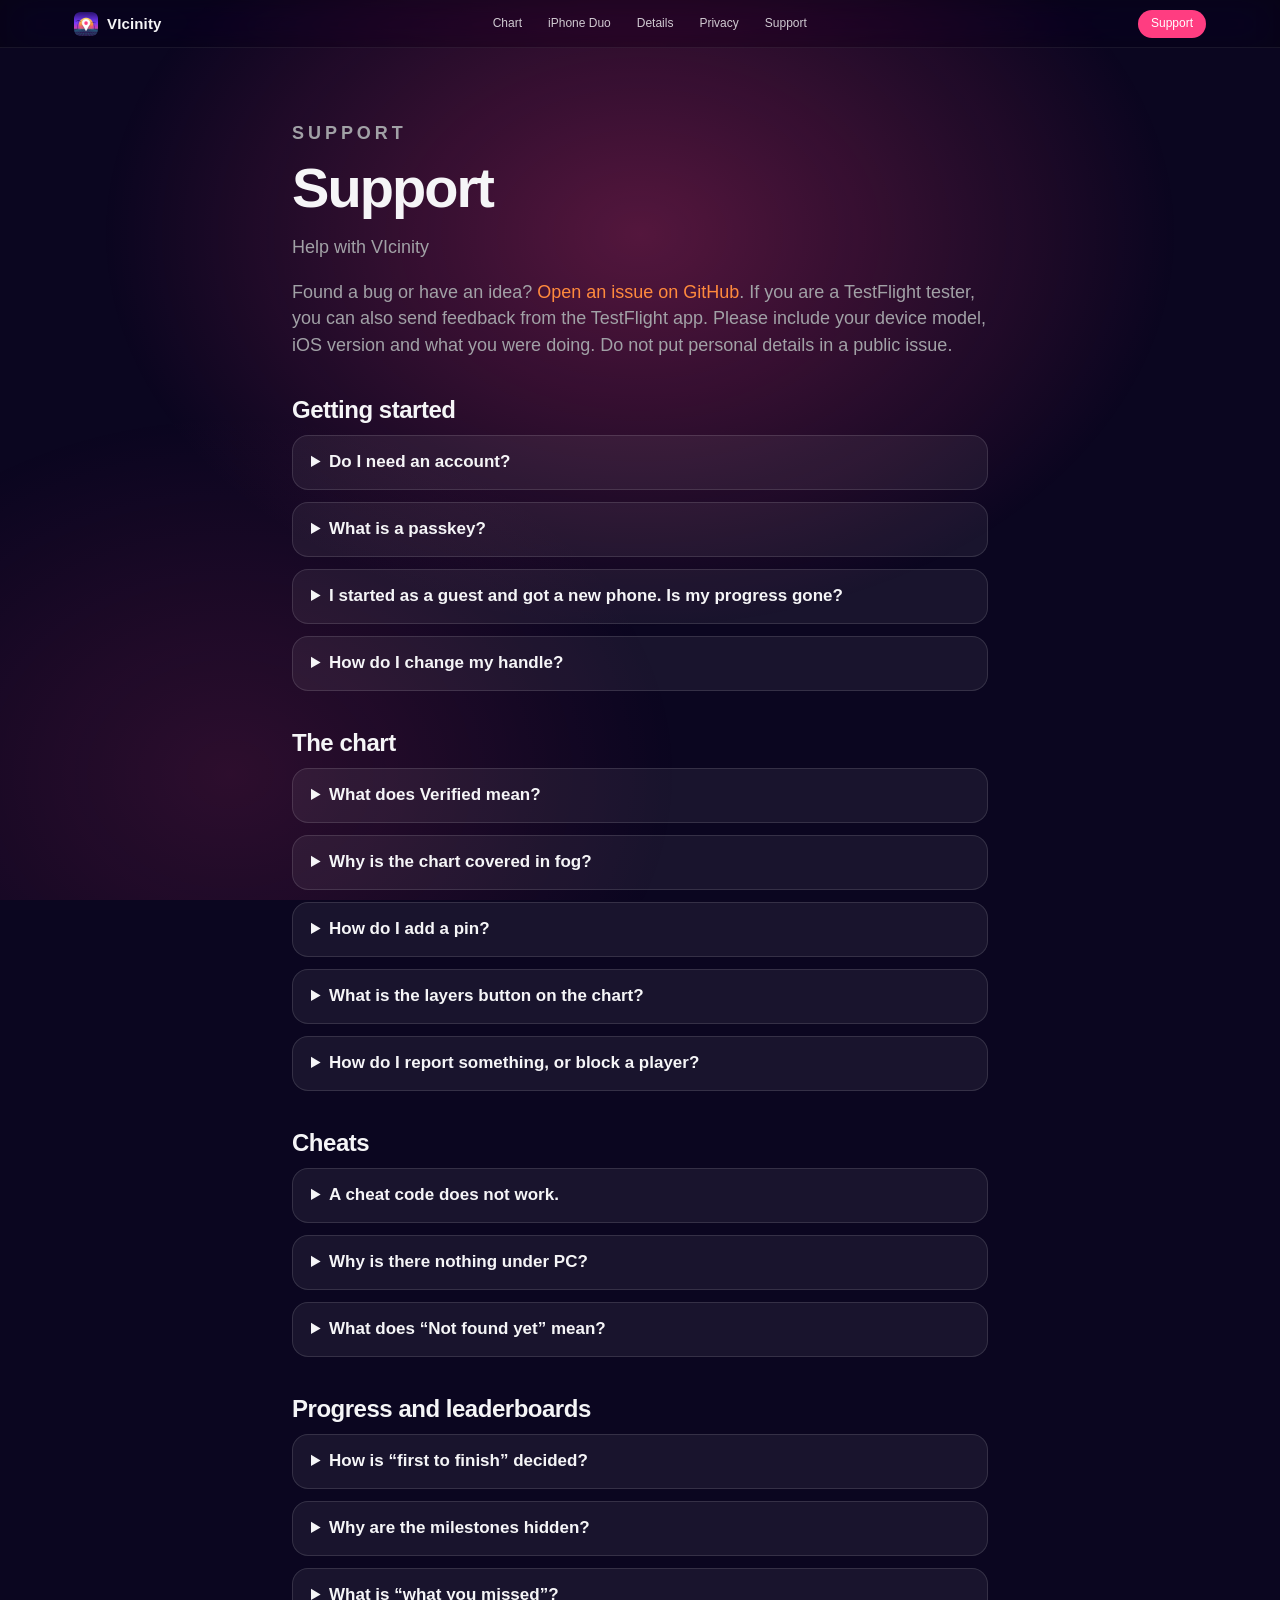
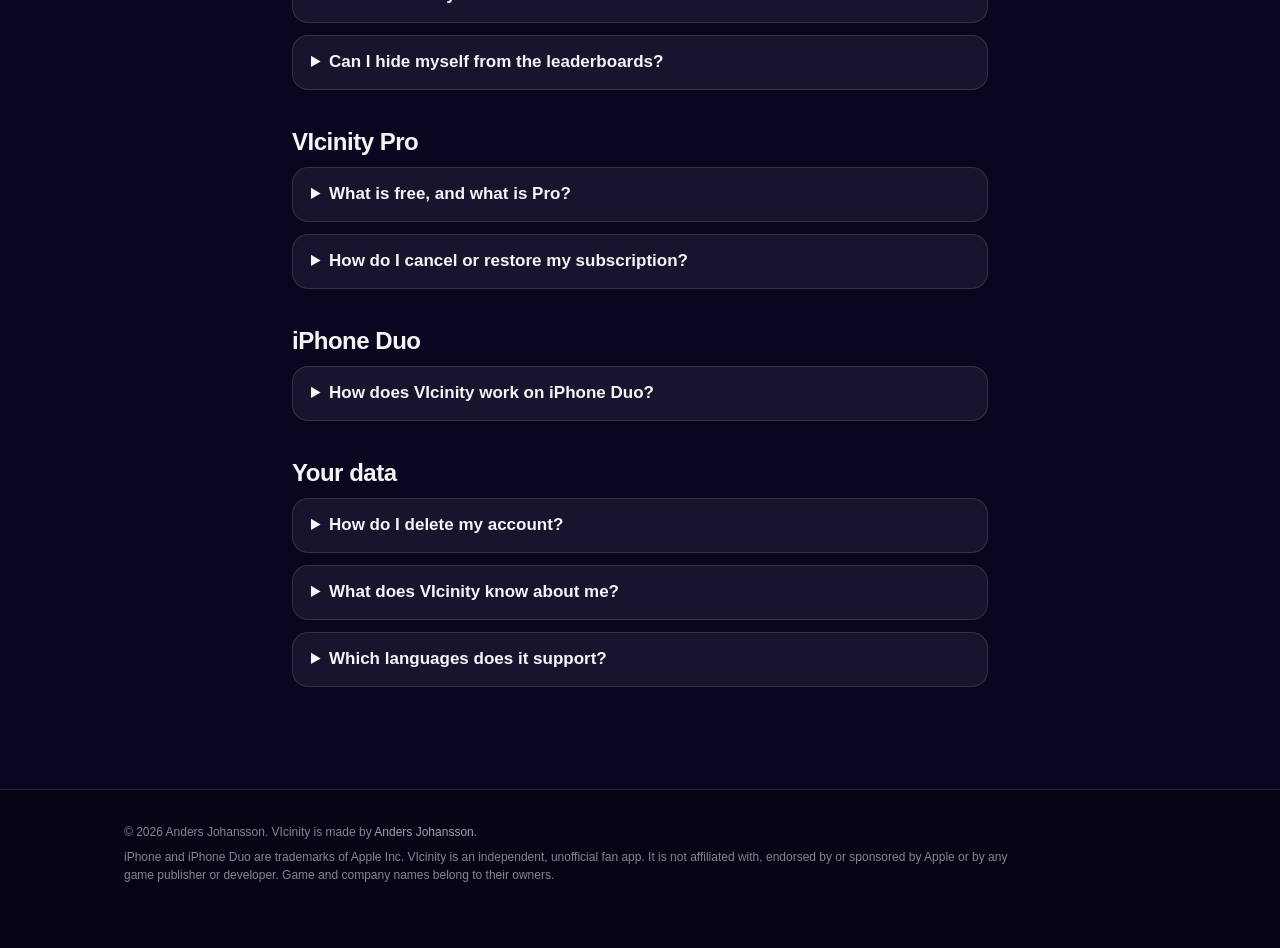
<file: support.html>
<!doctype html>
<html lang="en">
<head>
  <meta charset="utf-8">
  <meta name="viewport" content="width=device-width, initial-scale=1, viewport-fit=cover">
  <title>Support – VIcinity</title>
  <meta name="description" content="Help with VIcinity.">
  <meta name="theme-color" content="#0b0620">
  <link rel="icon" type="image/png" href="assets/favicon.png">
  <link rel="apple-touch-icon" href="assets/apple-touch-icon.png">
  <link rel="stylesheet" href="motion.css">
  <link rel="stylesheet" href="theme.css">
</head>
<body>
<div class="ambient" aria-hidden="true"></div>
<header class="nav"><div class="wrap">
  <a class="brand" href="./"><img src="assets/icon.png" alt="" width="24" height="24">VIcinity</a>
  <ul><li><a href="./#chart">Chart</a></li><li><a href="./#duo">iPhone Duo</a></li><li><a href="./#details">Details</a></li><li><a href="./privacy.html">Privacy</a></li><li><a href="./support.html">Support</a></li></ul>
  <a class="buy" href="./support.html">Support</a>
</div></header>
<main class="doc">
  <article class="prose">
    <p class="eyebrow">Support</p>
    <h1>Support</h1>
    <p class="meta">Help with VIcinity</p>

    <p>Found a bug or have an idea? <a href="https://github.com/iDrewn/vicinity-site/issues">Open an issue on GitHub</a>. If you are a TestFlight tester, you can also send feedback from the TestFlight app. Please include your device model, iOS version and what you were doing. Do not put personal details in a public issue.</p>

    <h2>Getting started</h2>
    <details>
      <summary>Do I need an account?</summary>
      <p>No. VIcinity creates a guest account the first time you open it, so the chart, cheats and progress tracker work at once. To keep your progress when you change phone, open Progress, tap Secure your account and add Sign in with Apple or a passkey.</p>
    </details>
    <details>
      <summary>What is a passkey?</summary>
      <p>A login you unlock with Face ID, with nothing to type or remember. It is stored on your phone and syncs through iCloud Keychain. Create one under Progress &rarr; Secure your account &rarr; Create a passkey. To sign in on another phone, choose Sign in with a passkey in the same place. If it fails, check that iCloud Keychain is turned on in Settings.</p>
    </details>
    <details>
      <summary>I started as a guest and got a new phone. Is my progress gone?</summary>
      <p>If you never added Sign in with Apple or a passkey, a guest account lives only on the phone that created it, so a new phone starts fresh. Add one of them while you still have the old phone. If you already did, sign in with it on the new phone and your progress, tips and rank are back.</p>
    </details>
    <details>
      <summary>How do I change my handle?</summary>
      <p>Progress &rarr; the gear icon &rarr; Change handle. Handles are 3 to 24 characters: letters, numbers, dot, dash and underscore.</p>
    </details>

    <h2>The chart</h2>
    <details>
      <summary>What does Verified mean?</summary>
      <p>New pins and cheats start as Unverified, with a dashed outline. When three players confirm one, it earns the Verified stamp. A moderator can also approve one. If more players dispute than confirm, it shows as Disputed. The stamp always comes with a symbol and a word, so you never rely on colour alone.</p>
    </details>
    <details>
      <summary>Why is the chart covered in fog?</summary>
      <p>It starts in fog and every pin lights up the ground around it, more for Verified pins. The eye button on the right turns the fog off if you just want to read the map.</p>
    </details>
    <details>
      <summary>How do I add a pin?</summary>
      <p>Tap Drop a pin, move the chart until the crosshair is on the spot, then tap Place pin here. Give it a title, pick a category and a rarity, and add a screenshot if you like. Mark spoilers in the title.</p>
    </details>
    <details>
      <summary>What is the layers button on the chart?</summary>
      <p>It shows a separate full map from GTABase (gtabase.com) inside the app, loaded straight from their site. Their map and locations belong to GTABase, not to VIcinity, and our pins do not appear on it. Tap Community chart to go back.</p>
    </details>
    <details>
      <summary>How do I report something, or block a player?</summary>
      <p>Open the pin or cheat and tap the &hellip; menu: Report, or Block. Reports are reviewed, and content that does not belong is hidden or removed. Blocking hides that player&rsquo;s content on your phone.</p>
    </details>

    <h2>Cheats</h2>
    <details>
      <summary>A cheat code does not work.</summary>
      <p>Most codes are shared by players or gathered from public guides and are unconfirmed until players try them. Open the code and tap Dispute if it does not work, or Confirm if it does. Many cheats also have to be unlocked in the game first, and the unlock condition is written on each one. Cheats switch off trophies and saving while they are active.</p>
    </details>
    <details>
      <summary>Why is there nothing under PC?</summary>
      <p>Codes for the PC version have not been found yet. If you know one that works, add it from the plus button in that section.</p>
    </details>
    <details>
      <summary>What does &ldquo;Not found yet&rdquo; mean?</summary>
      <p>The cheat exists, but nobody has shared its code. The entry tells you what unlocks it, so you know what to work towards.</p>
    </details>

    <h2>Progress and leaderboards</h2>
    <details>
      <summary>How is &ldquo;first to finish&rdquo; decided?</summary>
      <p>You tick milestones yourself, and the time is stamped by the server, not by your phone, so it cannot be set back. The finish that counts is the final-mission milestone. Staff can verify a finish, which adds a Verified stamp, and can reject a claim that looks wrong.</p>
    </details>
    <details>
      <summary>Why are the milestones hidden?</summary>
      <p>To avoid spoilers. A hidden milestone shows its tier and reveals its name and details when you tick it.</p>
    </details>
    <details>
      <summary>What is &ldquo;what you missed&rdquo;?</summary>
      <p>Some milestones can be missed if you move on in the story. If you tick something later in the order but not a missable one before it, that one shows up as missed, with a note on how to catch it.</p>
    </details>
    <details>
      <summary>Can I hide myself from the leaderboards?</summary>
      <p>Yes. Progress &rarr; the gear icon &rarr; turn off Show me on the leaderboard.</p>
    </details>

    <h2>VIcinity Pro</h2>
    <details>
      <summary>What is free, and what is Pro?</summary>
      <p>The chart, every cheat, tips and the leaderboards are free. VIcinity Pro adds every guide in full, the collection tracker on the chart, the route planner and hiding found pins. It is a monthly or yearly subscription through the App Store.</p>
    </details>
    <details>
      <summary>How do I cancel or restore my subscription?</summary>
      <p>Cancel in the Settings app: tap your name, then Subscriptions. To restore a purchase, open the Pro screen and tap Restore purchases.</p>
    </details>

    <h2>iPhone Duo</h2>
    <details>
      <summary>How does VIcinity work on iPhone Duo?</summary>
      <p>On the inner display, lists sit beside their content, and the system moves the tab bar and toolbar to the side as it does in other apps. The same screens work on the outer display and when the device is partly folded.</p>
    </details>

    <h2>Your data</h2>
    <details>
      <summary>How do I delete my account?</summary>
      <p>Progress &rarr; the gear icon &rarr; Delete account. It removes your sign-in methods and progress. Pins and cheats you shared stay on the chart without your name. See the <a href="privacy.html">privacy policy</a> for details and for how to have a specific pin removed.</p>
    </details>
    <details>
      <summary>What does VIcinity know about me?</summary>
      <p>Your handle and what you share and tick. No name, e-mail address or location. <a href="privacy.html">Read the privacy policy</a>.</p>
    </details>
    <details>
      <summary>Which languages does it support?</summary>
      <p>English and Swedish. The first version of the Swedish text covers the main screens, and some newer text is still in English.</p>
    </details>
  </article>
</main>
<footer><div class="wrap"><p>&copy; 2026 Anders Johansson. VIcinity is made by <a href="https://github.com/iDrewn">Anders Johansson</a>.</p>
    <p>iPhone and iPhone Duo are trademarks of Apple Inc. VIcinity is an independent, unofficial fan app. It is not affiliated with, endorsed by or sponsored by Apple or by any game publisher or developer. Game and company names belong to their owners.</p></div></footer>
</body>
</html>
</file>
<file: motion.css>
/* Shared base for the app sites. Per-site colours come from :root variables in theme.css. */
:root {
  --accent: #2b6fd0; --accent2: #7ab7ff; --bg: #05080f; --glow: 43,111,208;
  --fg: #f5f5f7; --muted: #a1a1a6; --line: rgba(255,255,255,.12); --card: rgba(255,255,255,.06);
  --gx: 0; --gy: 0;
  --sans: -apple-system, BlinkMacSystemFont, "SF Pro Display", "SF Pro Text", "Helvetica Neue", Helvetica, Arial, sans-serif;
}
* { box-sizing: border-box; }
html { -webkit-text-size-adjust: 100%; scroll-behavior: smooth; background: var(--bg); }
body { margin: 0; background: var(--bg); color: var(--fg); font: 17px/1.47 var(--sans); -webkit-font-smoothing: antialiased; overflow-x: hidden; }
a { color: var(--accent2); text-decoration: none; }
a:hover { text-decoration: underline; }
img { max-width: 100%; display: block; }
.wrap { max-width: 1080px; margin: 0 auto; padding: 0 24px; }

/* A glow that drifts behind everything, so the page itself seems to move */
.ambient { position: fixed; inset: 0; z-index: 0; pointer-events: none;
  background:
    radial-gradient(60vmax 44vmax at calc(50% + var(--gx) * 1%) calc(26% + var(--gy) * 1%), rgba(var(--glow), .30), transparent 70%),
    radial-gradient(50vmax 40vmax at calc(18% - var(--gx) * .8%) calc(86% - var(--gy) * 1%), rgba(var(--glow), .14), transparent 70%); }
main, footer { position: relative; z-index: 1; }

/* Nav */
.nav { position: fixed; top: 0; left: 0; right: 0; z-index: 50; height: 48px; background: rgba(0,0,0,.34); backdrop-filter: saturate(180%) blur(22px); -webkit-backdrop-filter: saturate(180%) blur(22px); border-bottom: 1px solid rgba(255,255,255,.07); }
.nav .wrap { height: 48px; display: flex; align-items: center; justify-content: space-between; gap: 18px; max-width: 1180px; }
.brand { display: flex; align-items: center; gap: 9px; color: var(--fg); font-weight: 600; font-size: 15px; letter-spacing: .01em; }
.brand:hover { text-decoration: none; }
.brand img { width: 24px; height: 24px; border-radius: 6px; }
.nav ul { display: flex; gap: 26px; list-style: none; margin: 0; padding: 0; font-size: 12px; }
.nav ul a { color: rgba(245,245,247,.82); }
.nav ul a:hover { color: #fff; text-decoration: none; }
.buy { font-size: 12px; background: var(--accent); color: #fff; padding: 5px 13px; border-radius: 99px; font-weight: 500; }
.buy:hover { text-decoration: none; filter: brightness(1.12); }
@media (max-width: 760px) { .nav ul { display: none; } }

/* Type */
.eyebrow { font-size: 13px; font-weight: 700; letter-spacing: .22em; text-transform: uppercase; color: var(--accent2); margin: 0 0 14px; }
h1, h2, h3 { font-family: var(--sans); letter-spacing: -.035em; margin: 0; }
h1 { font-size: clamp(46px, 10vw, 112px); line-height: 1; font-weight: 800; }
h2 { font-size: clamp(34px, 5.6vw, 68px); line-height: 1.04; font-weight: 800; }
h3 { font-size: 24px; line-height: 1.15; font-weight: 700; letter-spacing: -.02em; }
.grad { background: linear-gradient(92deg, var(--accent2), var(--accent) 55%, var(--accent3, var(--accent))); -webkit-background-clip: text; background-clip: text; color: transparent; }
.lead { font-size: clamp(19px, 2.3vw, 28px); line-height: 1.28; color: var(--muted); font-weight: 500; margin: 22px 0 0; max-width: 34ch; }
.cta { display: flex; gap: 12px; flex-wrap: wrap; margin-top: 30px; }
.pill { display: inline-block; padding: 12px 24px; border-radius: 99px; font-size: 17px; font-weight: 500; }
.pill:hover { text-decoration: none; filter: brightness(1.12); }
.pill.fill { background: var(--accent); color: #fff; }
.pill.line { border: 1px solid var(--accent2); color: var(--accent2); }
.pill.off { background: rgba(255,255,255,.1); color: var(--muted); cursor: default; }

/* ---- Pinned stages: the content moves while the screen stays ---- */
.stage { position: relative; height: calc(var(--n, 4) * 100vh); height: calc(var(--n, 4) * 100svh); }
.pin { position: sticky; top: 0; height: 100vh; height: 100svh; overflow: hidden; }
.pin.split { display: grid; grid-template-columns: 1fr 1fr; align-items: center; max-width: 1180px; margin: 0 auto; padding: 0 28px; gap: 24px; }
.pin.split.flip .copy { order: 2; }
.copy { position: relative; height: 56vh; height: 56svh; }
.beat { position: absolute; inset: 0; display: flex; flex-direction: column; justify-content: center; opacity: var(--v, 1);
  transform: translate3d(0, calc(var(--ty, 0) * 1px), 0) scale(calc(.95 + .05 * var(--v, 1))); filter: blur(calc((1 - var(--v, 1)) * 14px)); will-change: opacity, transform, filter; }
.beat p { font-size: clamp(18px, 2vw, 24px); line-height: 1.34; color: var(--muted); font-weight: 500; margin: 18px 0 0; max-width: 28ch; }
.beat h2 { max-width: 12ch; }
.devwrap { position: relative; height: 86vh; height: 86svh; display: flex; align-items: center; justify-content: center; perspective: 1700px; }
.device { position: relative; height: 100%; aspect-ratio: 1306 / 2360; will-change: transform; transform-style: preserve-3d; filter: drop-shadow(0 40px 70px rgba(0,0,0,.5)); }
.device img { position: absolute; inset: 0; width: 100%; height: 100%; object-fit: contain; opacity: var(--v, 1); will-change: opacity; }
.device.wide { aspect-ratio: auto; height: auto; width: min(100%, 640px); }
.device.wide img { position: relative; border-radius: 22px; opacity: var(--v, 1); box-shadow: 0 0 0 1px rgba(255,255,255,.1); }
.device.wide.plain img { border-radius: 0; box-shadow: none; }
.device.wide img + img { position: absolute; inset: 0; height: 100%; opacity: var(--v, 0); }

/* Hero */
.hero .pin { display: grid; place-items: center; }
.hero-copy { position: absolute; left: 0; right: 0; top: 0; bottom: 0; display: flex; flex-direction: column; align-items: center; justify-content: center; text-align: center; padding: 0 24px;
  opacity: var(--v, 1); transform: translate3d(0, calc(var(--ty, 0) * 1px), 0) scale(calc(.92 + .08 * var(--v, 1))); filter: blur(calc((1 - var(--v, 1)) * 16px)); }
.hero-copy .lead { margin-left: auto; margin-right: auto; max-width: 30ch; }
.hero-copy .cta { justify-content: center; }
.hero-tag { position: absolute; left: 0; right: 0; top: 13vh; top: 13svh; padding: 0 24px; text-align: center; font-size: clamp(32px, 7.4vw, 76px); font-weight: 800; letter-spacing: -.04em; line-height: 1.04; opacity: var(--v, 1); transform: translate3d(0, calc(var(--ty, 0) * 1px), 0) scale(calc(.94 + .06 * var(--v, 1))); filter: blur(calc((1 - var(--v, 1)) * 14px)); z-index: 2; }
.fan { position: absolute; inset: 0; display: grid; place-items: end center; perspective: 1700px; }
.fan .device { grid-area: 1 / 1; height: min(78svh, 112vw * 1.1); margin-bottom: -2svh; }
.fan.low .device { margin-bottom: -14svh; }
.fan.mid .device.icon { height: auto; width: clamp(60px, 12vw, 132px); aspect-ratio: 1; margin-bottom: 30svh; border-radius: 22%; overflow: hidden; filter: drop-shadow(0 22px 40px rgba(0,0,0,.55)); }
.fan.mid .device.icon img { object-fit: cover; }
.beat-icon { width: 84px; height: 84px; border-radius: 20px; margin-bottom: 18px; box-shadow: 0 14px 36px rgba(var(--glow), .45); }
.beat .cta { margin-top: 22px; }
.beat .cta .pill { padding: 10px 20px; font-size: 16px; }
.track-head { position: absolute; left: 0; right: 0; top: 14svh; padding: 0 24px; text-align: center; z-index: 1; }
.hstage .pin { align-items: center; }
.hstage .track { margin-top: 12svh; }
.track a.card { color: var(--fg); text-decoration: none; gap: 22px; }
.track a.card:hover { border-color: var(--accent2); }
.track .go { color: var(--accent2); font-weight: 600; }

/* Big numbers */
.numbers .pin { display: grid; place-items: center; text-align: center; }
.numbers .row { display: flex; gap: clamp(20px, 6vw, 90px); justify-content: center; flex-wrap: wrap; will-change: transform, opacity; }
.numbers .n { font-size: clamp(68px, 15vw, 190px); font-weight: 800; letter-spacing: -.06em; line-height: .95; }
.numbers .l { color: var(--muted); font-weight: 600; letter-spacing: .06em; text-transform: uppercase; font-size: 14px; margin-top: 6px; }
.numbers .sentence { position: absolute; left: 0; right: 0; bottom: 12vh; text-align: center; font-size: clamp(19px, 2.4vw, 30px); color: var(--muted); font-weight: 500; padding: 0 24px; }

/* Reveal blocks, driven continuously by position */
[data-reveal] { opacity: var(--r, 1); transform: translate3d(0, calc((1 - var(--r, 1)) * 70px), 0) scale(calc(.93 + .07 * var(--r, 1))); filter: blur(calc((1 - var(--r, 1)) * 8px)); will-change: opacity, transform; }
section.block { padding: 18vh 0; position: relative; }
.center { text-align: center; }
.center .lead { margin-left: auto; margin-right: auto; }
.bento { display: grid; grid-template-columns: repeat(6, 1fr); gap: 16px; margin-top: 56px; }
.tile { grid-column: span 2; background: var(--card); border: 1px solid var(--line); border-radius: 30px; padding: 32px; min-height: 230px; text-align: left; backdrop-filter: blur(14px); -webkit-backdrop-filter: blur(14px); }
.tile.w3 { grid-column: span 3; } .tile.w4 { grid-column: span 4; } .tile.w6 { grid-column: span 6; }
.tile .k { display: block; font-size: 12px; font-weight: 700; letter-spacing: .2em; text-transform: uppercase; color: var(--accent2); margin-bottom: 14px; }
.tile h3 { margin-bottom: 10px; }
.tile p { margin: 0; color: var(--muted); font-size: 17px; }
.tile.hot { background: linear-gradient(135deg, rgba(var(--glow), .42), rgba(var(--glow), .08)); }
@media (max-width: 860px) { .bento { grid-template-columns: 1fr; } .tile, .tile.w3, .tile.w4, .tile.w6 { grid-column: auto; } }

/* Horizontal track: vertical scroll becomes sideways motion */
.hstage .pin { display: flex; align-items: center; }
.track { display: flex; gap: 22px; padding: 0 22px; will-change: transform; }
.track .card { flex: 0 0 auto; width: min(78vw, 420px); background: var(--card); border: 1px solid var(--line); border-radius: 32px; padding: 30px; min-height: 52vh; display: flex; flex-direction: column; justify-content: space-between; }
.track .card h3 { font-size: 30px; }
.track .card p { color: var(--muted); }

/* Call to action */
.cta-block { text-align: center; padding: 22vh 0 18vh; }
.cta-block .icon { width: 132px; height: 132px; border-radius: 30px; margin: 0 auto 30px; box-shadow: 0 20px 60px rgba(var(--glow), .5); }
.cta-block .cta { justify-content: center; }
.cta-block .lead { margin-left: auto; margin-right: auto; }

/* Doc pages */
.doc { max-width: 740px; margin: 0 auto; padding: 120px 22px 90px; position: relative; z-index: 1; }
.doc h1 { font-size: clamp(36px, 6vw, 56px); }
.doc h2 { font-size: 24px; margin-top: 40px; letter-spacing: -.02em; }
.doc p, .doc li { color: var(--muted); font-size: 18px; }
.doc ul { padding-left: 20px; }
.doc strong { color: var(--fg); }
.doc details { background: var(--card); border: 1px solid var(--line); border-radius: 16px; padding: 14px 18px; margin: 12px 0; }
.doc summary { cursor: pointer; font-weight: 600; color: var(--fg); }
.doc code { color: var(--fg); }
.doc table { border-collapse: collapse; width: 100%; font-size: 15px; } .doc td, .doc th { border-bottom: 1px solid var(--line); padding: 8px 6px; text-align: left; color: var(--muted); }

footer { border-top: 1px solid var(--line); padding: 34px 0 56px; color: #86868b; font-size: 12px; background: rgba(0,0,0,.35); }
footer p { margin: 0 0 8px; max-width: 900px; } footer a { color: #a1a1a6; }

/* Mobile layout: the device on top, the words under it */
@media (max-width: 820px) {
  .pin.split { grid-template-columns: 1fr; grid-template-rows: 58svh 1fr; padding: 54px 22px 0; gap: 0; align-items: start; }
  .pin.split .copy, .pin.split.flip .copy { order: 2; height: 34svh; align-self: start; text-align: center; }
  .pin.split .devwrap { order: 1; height: 56svh; }
  .beat { align-items: center; justify-content: flex-start; padding-top: 6px; }
  .beat h2 { font-size: clamp(28px, 8.4vw, 40px); max-width: 14ch; }
  .beat p { font-size: 17px; max-width: 30ch; margin-top: 12px; }
  .fan .device { height: 62svh; }
}

/* No JS or reduced motion: a calm, stacked layout with nothing pinned */
:is(html:not(.js), html.reduced) .stage { height: auto; }
:is(html:not(.js), html.reduced) .pin { position: static; height: auto; overflow: visible; padding: 56px 0; }
:is(html:not(.js), html.reduced) .copy { height: auto; display: flex; flex-direction: column; gap: 36px; }
:is(html:not(.js), html.reduced) .beat, :is(html:not(.js), html.reduced) .hero-copy { position: static; opacity: 1; transform: none; filter: none; }
:is(html:not(.js), html.reduced) .hero-copy { padding: 60px 24px; }
:is(html:not(.js), html.reduced) .hero-tag { position: static; opacity: 1; transform: none; filter: none; padding: 20px 24px; }
:is(html:not(.js), html.reduced) .devwrap { height: auto; flex-wrap: wrap; gap: 18px; }
:is(html:not(.js), html.reduced) .device { height: 62vh; transform: none !important; }
:is(html:not(.js), html.reduced) .device img { position: relative; opacity: 1; }
:is(html:not(.js), html.reduced) .fan { position: static; flex-wrap: wrap; gap: 14px; }
:is(html:not(.js), html.reduced) .fan .device { height: 52vh; margin: 0; }
:is(html:not(.js), html.reduced) [data-reveal] { opacity: 1; transform: none; filter: none; }
:is(html:not(.js), html.reduced) .numbers .pin { padding: 80px 0; }
:is(html:not(.js), html.reduced) .numbers .sentence { position: static; margin-top: 30px; }
:is(html:not(.js), html.reduced) .track { flex-wrap: wrap; }
:is(html:not(.js), html.reduced) .hstage .pin { display: block; }

/* The hero visuals sit on top of the hero copy; let clicks fall through to the buttons */
.fan, .hero-tag { pointer-events: none; }
</file>
<file: theme.css>
:root { --accent: #ff3d81; --accent2: #ff8a3d; --accent3: #ffc53d; --bg: #0b0620; --glow: 255,61,129; }
</file>
